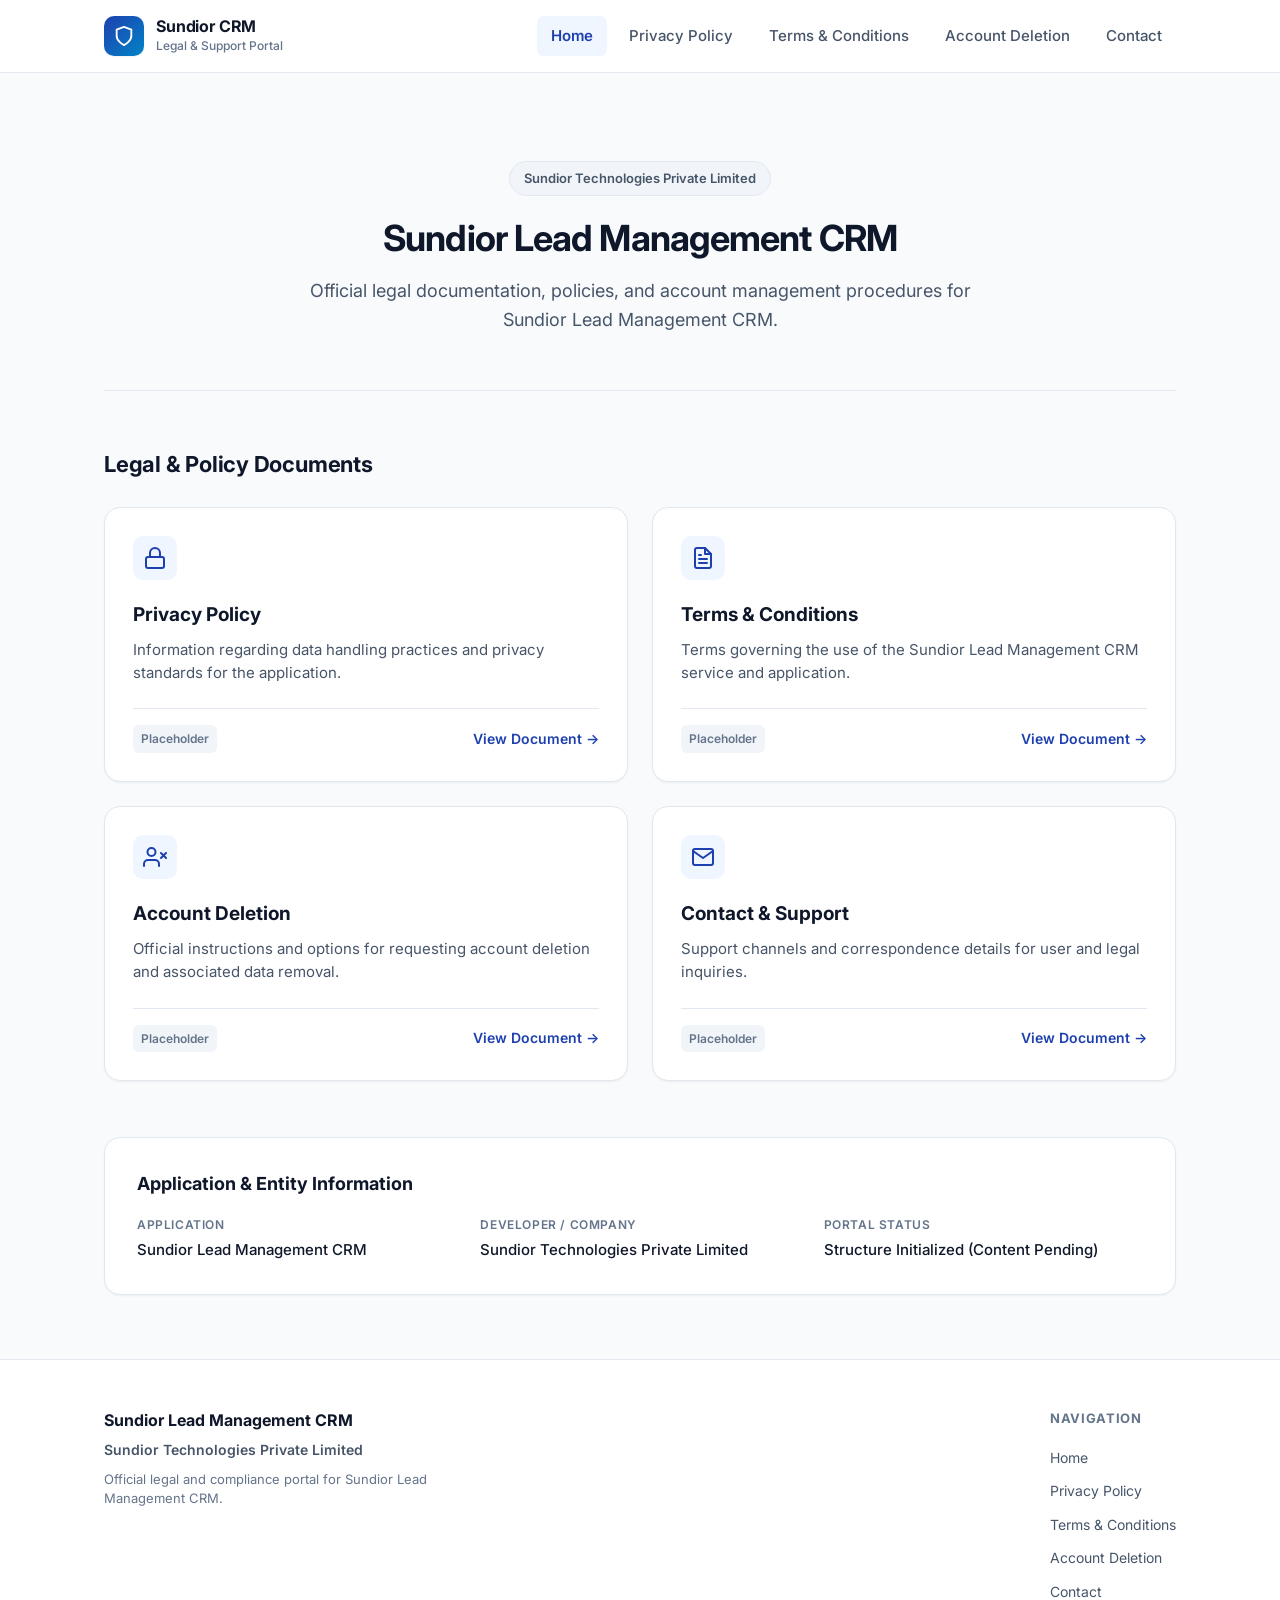
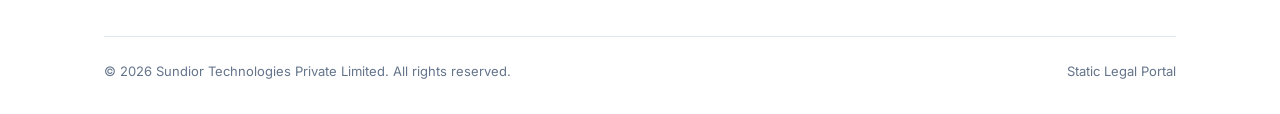
<file: index.html>
<!DOCTYPE html>
<html lang="en">
<head>
  <meta charset="UTF-8">
  <meta name="viewport" content="width=device-width, initial-scale=1.0">
  <title>Sundior Lead Management CRM - Legal &amp; Support Portal</title>
  <meta name="description" content="Official legal documentation, privacy policy, terms and conditions, and account support for Sundior Lead Management CRM by Sundior Technologies Private Limited.">
  <link rel="stylesheet" href="assets/css/style.css">
</head>
<body>
  <!-- Skip link for keyboard accessibility -->
  <a href="#main-content" class="skip-link">Skip to main content</a>

  <!-- Header & Navigation -->
  <header class="site-header">
    <div class="container nav-container">
      <a href="./" class="brand-wrapper" aria-label="Sundior Lead Management CRM Legal Home">
        <span class="brand-logo" aria-hidden="true">
          <svg viewBox="0 0 24 24" fill="none" stroke="currentColor" stroke-width="2" stroke-linecap="round" stroke-linejoin="round">
            <path d="M12 22s8-4 8-10V5l-8-3-8 3v7c0 6 8 10 8 10z"/>
          </svg>
        </span>
        <div class="brand-text">
          <span class="brand-title">Sundior CRM</span>
          <span class="brand-subtitle">Legal &amp; Support Portal</span>
        </div>
      </a>

      <!-- Mobile navigation toggle -->
      <input type="checkbox" id="nav-toggle" class="nav-toggle" aria-label="Toggle navigation menu">
      <label for="nav-toggle" class="nav-toggle-label" aria-hidden="true">
        <svg viewBox="0 0 24 24" fill="none" stroke="currentColor" stroke-width="2" stroke-linecap="round" stroke-linejoin="round">
          <line x1="3" y1="12" x2="21" y2="12"></line>
          <line x1="3" y1="6" x2="21" y2="6"></line>
          <line x1="3" y1="18" x2="21" y2="18"></line>
        </svg>
      </label>

      <nav class="site-nav" aria-label="Main Navigation">
        <ul class="nav-list">
          <li><a href="./" class="nav-link active" aria-current="page">Home</a></li>
          <li><a href="privacy-policy/" class="nav-link">Privacy Policy</a></li>
          <li><a href="terms-and-conditions/" class="nav-link">Terms &amp; Conditions</a></li>
          <li><a href="delete-account/" class="nav-link">Account Deletion</a></li>
          <li><a href="contact/" class="nav-link">Contact</a></li>
        </ul>
      </nav>
    </div>
  </header>

  <!-- Main Content -->
  <main id="main-content" class="main-content">
    <div class="container">

      <!-- Hero Section -->
      <section class="hero-section">
        <span class="company-badge">Sundior Technologies Private Limited</span>
        <h1 class="hero-title">Sundior Lead Management CRM</h1>
        <p class="hero-description">
          Official legal documentation, policies, and account management procedures for Sundior Lead Management CRM.
        </p>
      </section>

      <!-- Legal Documents Grid -->
      <section aria-labelledby="documents-heading">
        <h2 id="documents-heading" class="section-heading">Legal &amp; Policy Documents</h2>
        <div class="cards-grid">

          <!-- Privacy Policy Card -->
          <a href="privacy-policy/" class="doc-card">
            <div class="card-icon" aria-hidden="true">
              <svg viewBox="0 0 24 24" fill="none" stroke="currentColor" stroke-width="2" stroke-linecap="round" stroke-linejoin="round">
                <rect x="3" y="11" width="18" height="11" rx="2" ry="2"></rect>
                <path d="M7 11V7a5 5 0 0 1 10 0v4"></path>
              </svg>
            </div>
            <h3 class="card-title">Privacy Policy</h3>
            <p class="card-desc">Information regarding data handling practices and privacy standards for the application.</p>
            <div class="card-footer">
              <span class="card-status">Placeholder</span>
              <span class="card-link-text">View Document &rarr;</span>
            </div>
          </a>

          <!-- Terms & Conditions Card -->
          <a href="terms-and-conditions/" class="doc-card">
            <div class="card-icon" aria-hidden="true">
              <svg viewBox="0 0 24 24" fill="none" stroke="currentColor" stroke-width="2" stroke-linecap="round" stroke-linejoin="round">
                <path d="M14 2H6a2 2 0 0 0-2 2v16a2 2 0 0 0 2 2h12a2 2 0 0 0 2-2V8z"></path>
                <polyline points="14 2 14 8 20 8"></polyline>
                <line x1="16" y1="13" x2="8" y2="13"></line>
                <line x1="16" y1="17" x2="8" y2="17"></line>
                <polyline points="10 9 9 9 8 9"></polyline>
              </svg>
            </div>
            <h3 class="card-title">Terms &amp; Conditions</h3>
            <p class="card-desc">Terms governing the use of the Sundior Lead Management CRM service and application.</p>
            <div class="card-footer">
              <span class="card-status">Placeholder</span>
              <span class="card-link-text">View Document &rarr;</span>
            </div>
          </a>

          <!-- Account Deletion Card -->
          <a href="delete-account/" class="doc-card">
            <div class="card-icon" aria-hidden="true">
              <svg viewBox="0 0 24 24" fill="none" stroke="currentColor" stroke-width="2" stroke-linecap="round" stroke-linejoin="round">
                <path d="M16 21v-2a4 4 0 0 0-4-4H5a4 4 0 0 0-4 4v2"></path>
                <circle cx="8.5" cy="7" r="4"></circle>
                <line x1="18" y1="8" x2="23" y2="13"></line>
                <line x1="23" y1="8" x2="18" y2="13"></line>
              </svg>
            </div>
            <h3 class="card-title">Account Deletion</h3>
            <p class="card-desc">Official instructions and options for requesting account deletion and associated data removal.</p>
            <div class="card-footer">
              <span class="card-status">Placeholder</span>
              <span class="card-link-text">View Document &rarr;</span>
            </div>
          </a>

          <!-- Contact Card -->
          <a href="contact/" class="doc-card">
            <div class="card-icon" aria-hidden="true">
              <svg viewBox="0 0 24 24" fill="none" stroke="currentColor" stroke-width="2" stroke-linecap="round" stroke-linejoin="round">
                <path d="M4 4h16c1.1 0 2 .9 2 2v12c0 1.1-.9 2-2 2H4c-1.1 0-2-.9-2-2V6c0-1.1.9-2 2-2z"></path>
                <polyline points="22,6 12,13 2,6"></polyline>
              </svg>
            </div>
            <h3 class="card-title">Contact &amp; Support</h3>
            <p class="card-desc">Support channels and correspondence details for user and legal inquiries.</p>
            <div class="card-footer">
              <span class="card-status">Placeholder</span>
              <span class="card-link-text">View Document &rarr;</span>
            </div>
          </a>

        </div>
      </section>

      <!-- Entity & Application Information -->
      <section class="info-box" aria-labelledby="portal-info-heading">
        <div class="info-box-header">
          <h2 id="portal-info-heading" class="info-box-title">Application &amp; Entity Information</h2>
        </div>
        <div class="info-grid">
          <div class="info-item">
            <span class="info-label">Application</span>
            <span class="info-value">Sundior Lead Management CRM</span>
          </div>
          <div class="info-item">
            <span class="info-label">Developer / Company</span>
            <span class="info-value">Sundior Technologies Private Limited</span>
          </div>
          <div class="info-item">
            <span class="info-label">Portal Status</span>
            <span class="info-value">Structure Initialized (Content Pending)</span>
          </div>
        </div>
      </section>

    </div>
  </main>

  <!-- Site Footer -->
  <footer class="site-footer">
    <div class="container">
      <div class="footer-top">
        <div class="footer-brand">
          <div class="footer-brand-title">Sundior Lead Management CRM</div>
          <div class="footer-company-name">Sundior Technologies Private Limited</div>
          <p class="footer-brand-desc">
            Official legal and compliance portal for Sundior Lead Management CRM.
          </p>
        </div>
        <nav class="footer-nav" aria-label="Footer Navigation">
          <span class="footer-nav-title">Navigation</span>
          <ul class="footer-nav-list">
            <li><a href="./" class="footer-nav-link">Home</a></li>
            <li><a href="privacy-policy/" class="footer-nav-link">Privacy Policy</a></li>
            <li><a href="terms-and-conditions/" class="footer-nav-link">Terms &amp; Conditions</a></li>
            <li><a href="delete-account/" class="footer-nav-link">Account Deletion</a></li>
            <li><a href="contact/" class="footer-nav-link">Contact</a></li>
          </ul>
        </nav>
      </div>
      <div class="footer-bottom">
        <p>&copy; 2026 Sundior Technologies Private Limited. All rights reserved.</p>
        <p>Static Legal Portal</p>
      </div>
    </div>
  </footer>
</body>
</html>
</file>
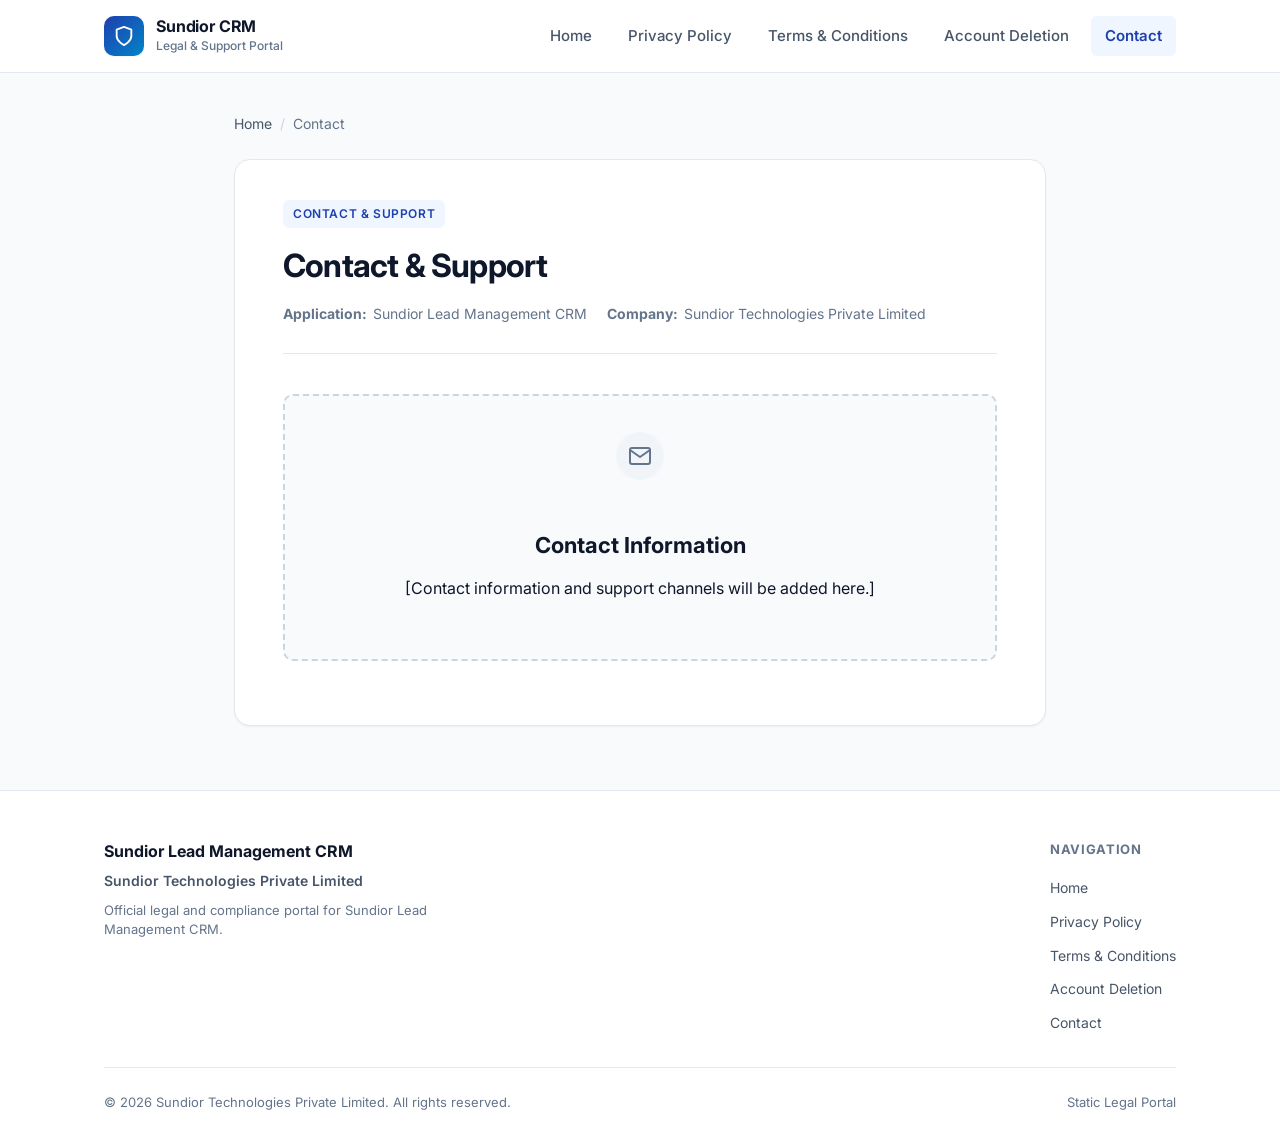
<file: contact/index.html>
<!DOCTYPE html>
<html lang="en">
<head>
  <meta charset="UTF-8">
  <meta name="viewport" content="width=device-width, initial-scale=1.0">
  <title>Contact &amp; Support - Sundior Lead Management CRM</title>
  <meta name="description" content="Official Contact and Support information placeholder for Sundior Lead Management CRM by Sundior Technologies Private Limited.">
  <link rel="stylesheet" href="../assets/css/style.css">
</head>
<body>
  <!-- Skip link for keyboard accessibility -->
  <a href="#main-content" class="skip-link">Skip to main content</a>

  <!-- Header & Navigation -->
  <header class="site-header">
    <div class="container nav-container">
      <a href="../" class="brand-wrapper" aria-label="Sundior Lead Management CRM Legal Home">
        <span class="brand-logo" aria-hidden="true">
          <svg viewBox="0 0 24 24" fill="none" stroke="currentColor" stroke-width="2" stroke-linecap="round" stroke-linejoin="round">
            <path d="M12 22s8-4 8-10V5l-8-3-8 3v7c0 6 8 10 8 10z"/>
          </svg>
        </span>
        <div class="brand-text">
          <span class="brand-title">Sundior CRM</span>
          <span class="brand-subtitle">Legal &amp; Support Portal</span>
        </div>
      </a>

      <!-- Mobile navigation toggle -->
      <input type="checkbox" id="nav-toggle" class="nav-toggle" aria-label="Toggle navigation menu">
      <label for="nav-toggle" class="nav-toggle-label" aria-hidden="true">
        <svg viewBox="0 0 24 24" fill="none" stroke="currentColor" stroke-width="2" stroke-linecap="round" stroke-linejoin="round">
          <line x1="3" y1="12" x2="21" y2="12"></line>
          <line x1="3" y1="6" x2="21" y2="6"></line>
          <line x1="3" y1="18" x2="21" y2="18"></line>
        </svg>
      </label>

      <nav class="site-nav" aria-label="Main Navigation">
        <ul class="nav-list">
          <li><a href="../" class="nav-link">Home</a></li>
          <li><a href="../privacy-policy/" class="nav-link">Privacy Policy</a></li>
          <li><a href="../terms-and-conditions/" class="nav-link">Terms &amp; Conditions</a></li>
          <li><a href="../delete-account/" class="nav-link">Account Deletion</a></li>
          <li><a href="../contact/" class="nav-link active" aria-current="page">Contact</a></li>
        </ul>
      </nav>
    </div>
  </header>

  <!-- Main Content -->
  <main id="main-content" class="main-content">
    <div class="container-narrow">

      <!-- Breadcrumbs -->
      <nav class="breadcrumb-nav" aria-label="Breadcrumb">
        <ol class="breadcrumb-list">
          <li><a href="../">Home</a></li>
          <li class="breadcrumb-separator" aria-hidden="true">&sol;</li>
          <li aria-current="page">Contact</li>
        </ol>
      </nav>

      <!-- Document Article -->
      <article class="doc-article">
        <header class="doc-header">
          <span class="doc-tag">Contact &amp; Support</span>
          <h1 class="doc-title">Contact &amp; Support</h1>
          <div class="doc-meta">
            <span class="doc-meta-item"><strong>Application:</strong> Sundior Lead Management CRM</span>
            <span class="doc-meta-item"><strong>Company:</strong> Sundior Technologies Private Limited</span>
          </div>
        </header>

        <div class="doc-content">
          <!-- CONTENT WILL BE PROVIDED LATER -->
          <div class="placeholder-callout">
            <div class="placeholder-icon" aria-hidden="true">
              <svg viewBox="0 0 24 24" fill="none" stroke="currentColor" stroke-width="2" stroke-linecap="round" stroke-linejoin="round">
                <path d="M4 4h16c1.1 0 2 .9 2 2v12c0 1.1-.9 2-2 2H4c-1.1 0-2-.9-2-2V6c0-1.1.9-2 2-2z"></path>
                <polyline points="22,6 12,13 2,6"></polyline>
              </svg>
            </div>
            <h2 class="placeholder-title">Contact Information</h2>
            <p class="placeholder-text">[Contact information and support channels will be added here.]</p>
          </div>
          <!-- CONTENT WILL BE PROVIDED LATER -->
        </div>
      </article>

    </div>
  </main>

  <!-- Site Footer -->
  <footer class="site-footer">
    <div class="container">
      <div class="footer-top">
        <div class="footer-brand">
          <div class="footer-brand-title">Sundior Lead Management CRM</div>
          <div class="footer-company-name">Sundior Technologies Private Limited</div>
          <p class="footer-brand-desc">
            Official legal and compliance portal for Sundior Lead Management CRM.
          </p>
        </div>
        <nav class="footer-nav" aria-label="Footer Navigation">
          <span class="footer-nav-title">Navigation</span>
          <ul class="footer-nav-list">
            <li><a href="../" class="footer-nav-link">Home</a></li>
            <li><a href="../privacy-policy/" class="footer-nav-link">Privacy Policy</a></li>
            <li><a href="../terms-and-conditions/" class="footer-nav-link">Terms &amp; Conditions</a></li>
            <li><a href="../delete-account/" class="footer-nav-link">Account Deletion</a></li>
            <li><a href="../contact/" class="footer-nav-link">Contact</a></li>
          </ul>
        </nav>
      </div>
      <div class="footer-bottom">
        <p>&copy; 2026 Sundior Technologies Private Limited. All rights reserved.</p>
        <p>Static Legal Portal</p>
      </div>
    </div>
  </footer>
</body>
</html>
</file>
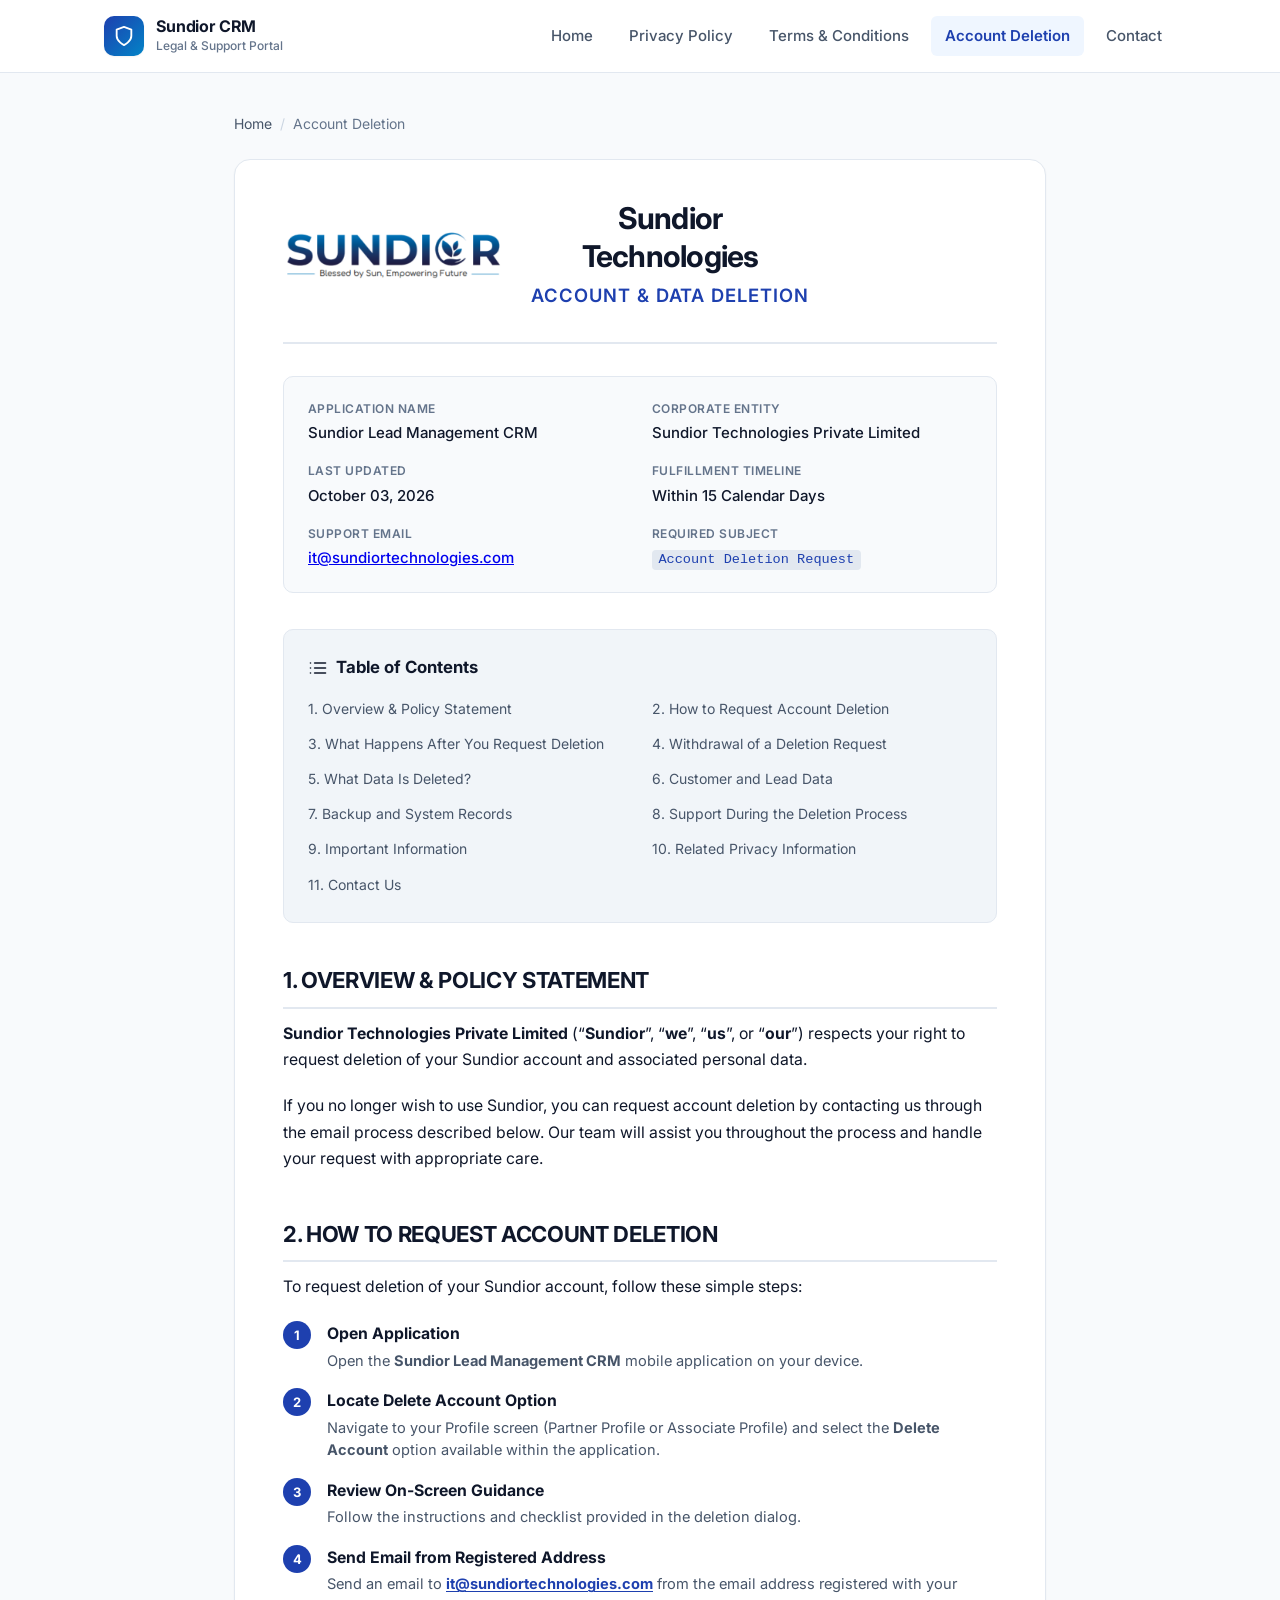
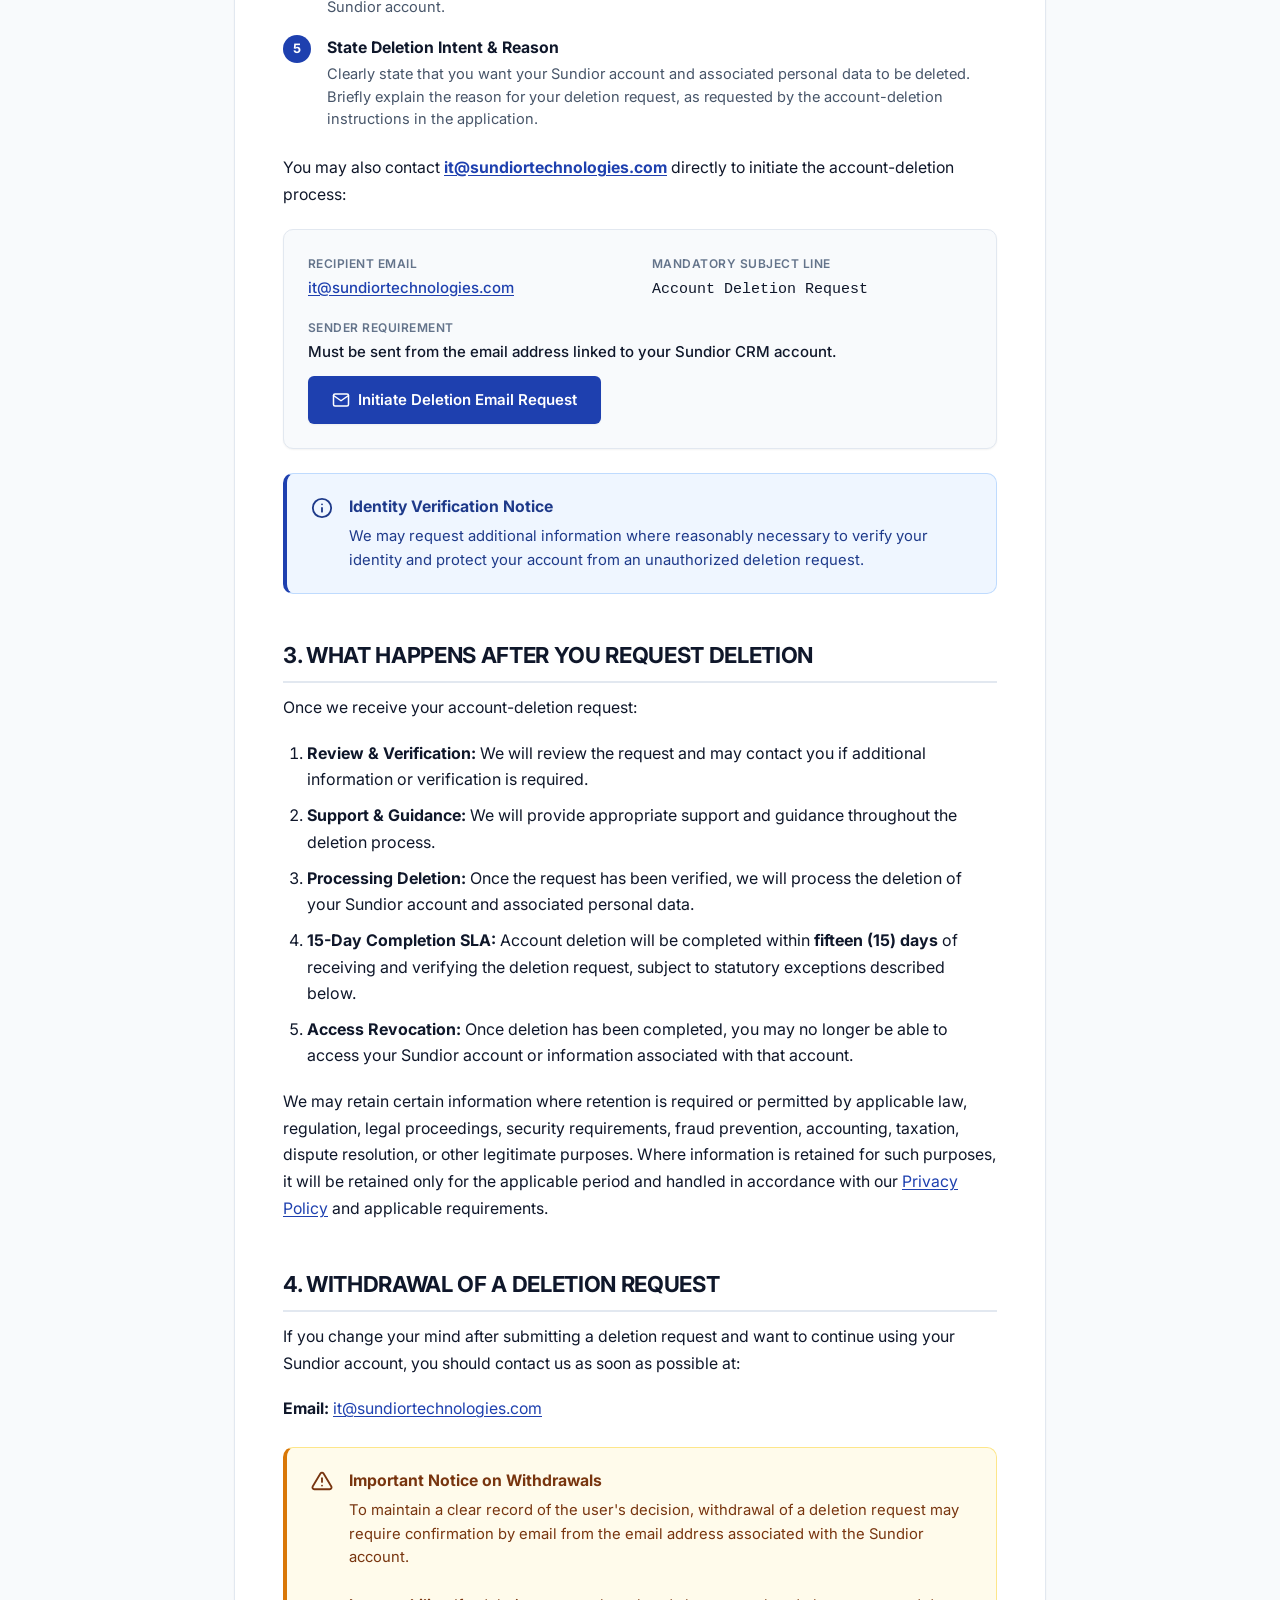
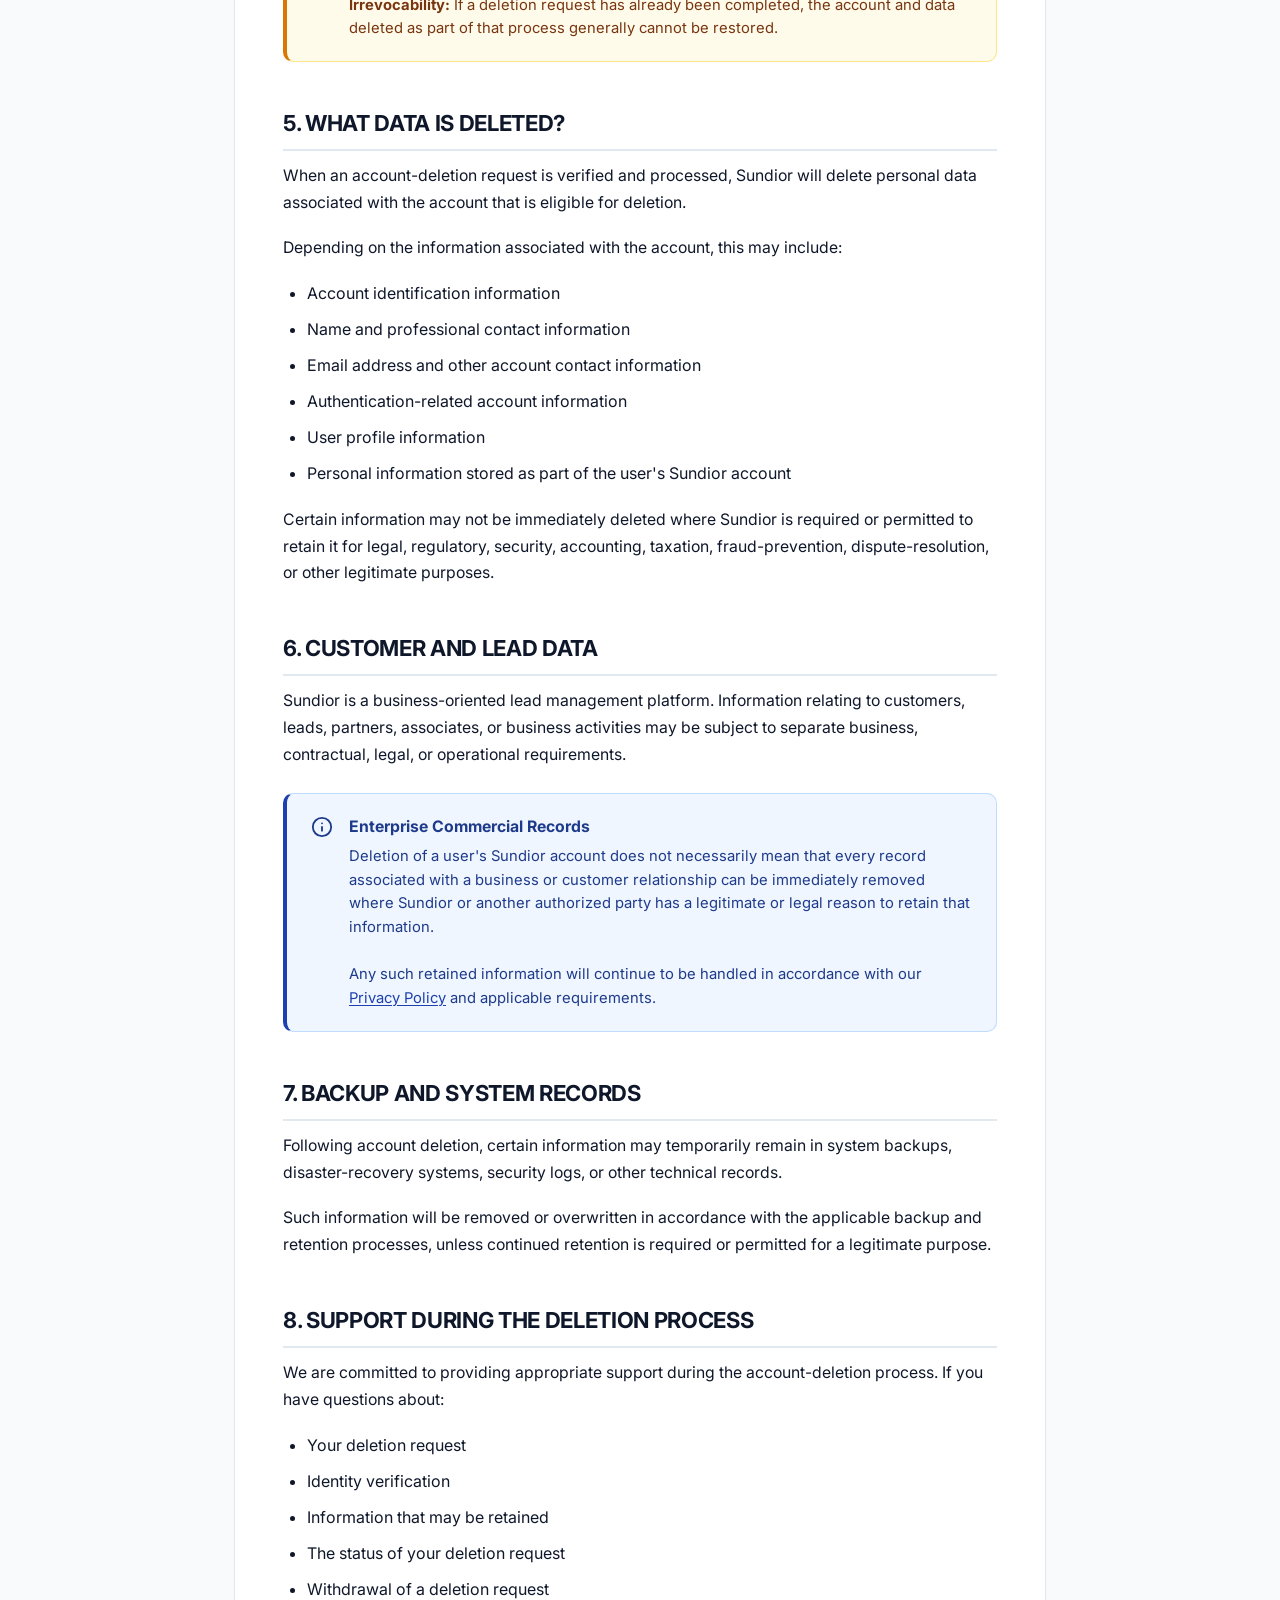
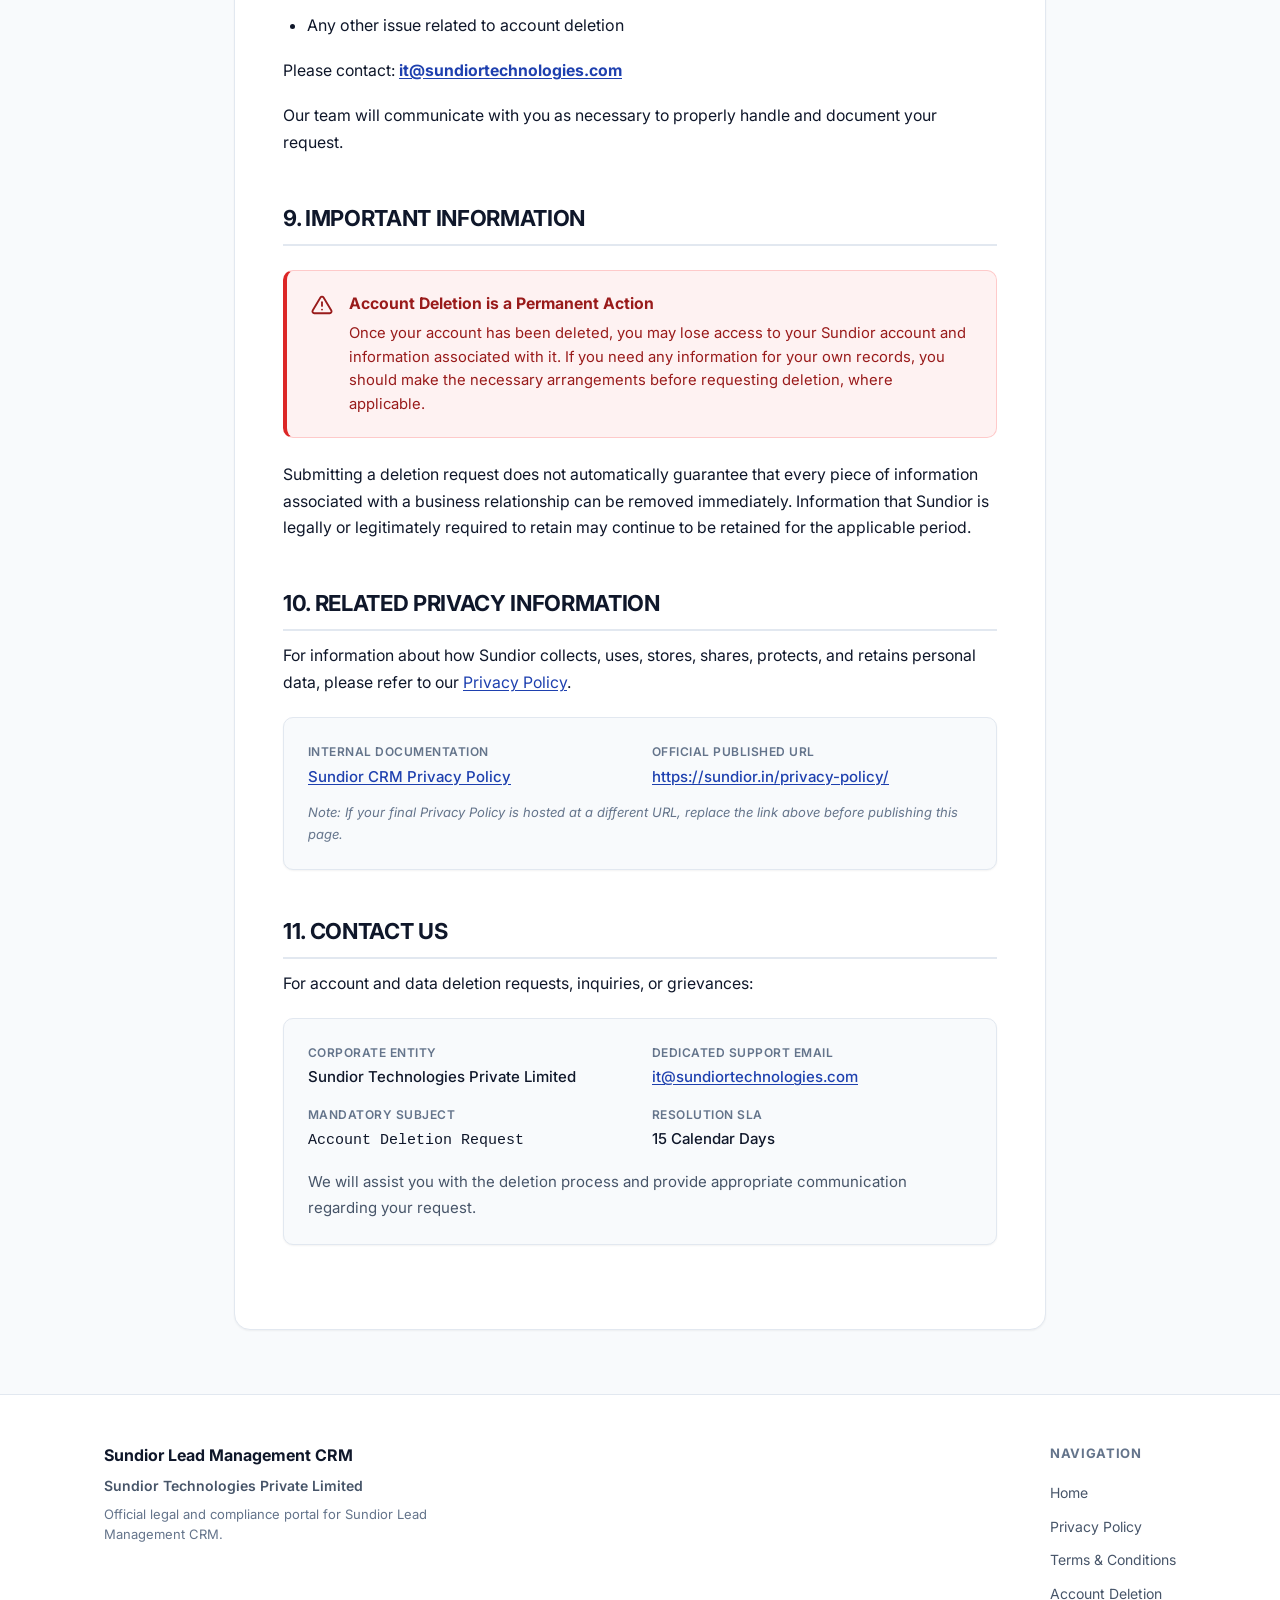
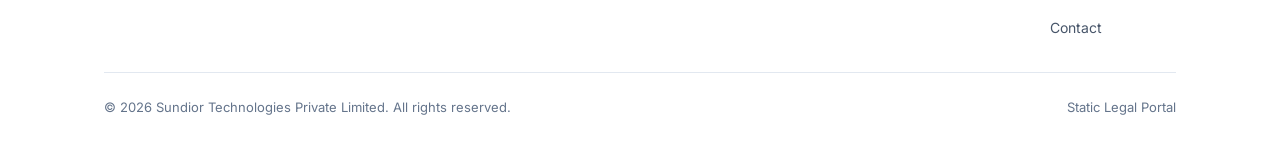
<file: delete-account/index.html>
<!DOCTYPE html>
<html lang="en">
<head>
  <meta charset="UTF-8">
  <meta name="viewport" content="width=device-width, initial-scale=1.0">
  <title>Account &amp; Data Deletion - Sundior Technologies | Sundior CRM</title>
  <meta name="description" content="Official Account and Data Deletion instructions for Sundior Lead Management CRM by Sundior Technologies Private Limited. Compliant with Google Play Store User Data policies.">
  <link rel="stylesheet" href="../assets/css/style.css">
</head>
<body>
  <!-- Skip link for keyboard accessibility -->
  <a href="#main-content" class="skip-link">Skip to main content</a>

  <!-- Header & Navigation -->
  <header class="site-header">
    <div class="container nav-container">
      <a href="../" class="brand-wrapper" aria-label="Sundior Lead Management CRM Legal Home">
        <span class="brand-logo" aria-hidden="true">
          <svg viewBox="0 0 24 24" fill="none" stroke="currentColor" stroke-width="2" stroke-linecap="round" stroke-linejoin="round">
            <path d="M12 22s8-4 8-10V5l-8-3-8 3v7c0 6 8 10 8 10z"/>
          </svg>
        </span>
        <div class="brand-text">
          <span class="brand-title">Sundior CRM</span>
          <span class="brand-subtitle">Legal &amp; Support Portal</span>
        </div>
      </a>

      <!-- Mobile navigation toggle -->
      <input type="checkbox" id="nav-toggle" class="nav-toggle" aria-label="Toggle navigation menu">
      <label for="nav-toggle" class="nav-toggle-label" aria-hidden="true">
        <svg viewBox="0 0 24 24" fill="none" stroke="currentColor" stroke-width="2" stroke-linecap="round" stroke-linejoin="round">
          <line x1="3" y1="12" x2="21" y2="12"></line>
          <line x1="3" y1="6" x2="21" y2="6"></line>
          <line x1="3" y1="18" x2="21" y2="18"></line>
        </svg>
      </label>

      <nav class="site-nav" aria-label="Main Navigation">
        <ul class="nav-list">
          <li><a href="../" class="nav-link">Home</a></li>
          <li><a href="../privacy-policy/" class="nav-link">Privacy Policy</a></li>
          <li><a href="../terms-and-conditions/" class="nav-link">Terms &amp; Conditions</a></li>
          <li><a href="../delete-account/" class="nav-link active" aria-current="page">Account Deletion</a></li>
          <li><a href="../contact/" class="nav-link">Contact</a></li>
        </ul>
      </nav>
    </div>
  </header>

  <!-- Main Content -->
  <main id="main-content" class="main-content">
    <div class="container-narrow">

      <!-- Breadcrumbs -->
      <nav class="breadcrumb-nav" aria-label="Breadcrumb">
        <ol class="breadcrumb-list">
          <li><a href="../">Home</a></li>
          <li class="breadcrumb-separator" aria-hidden="true">&sol;</li>
          <li aria-current="page">Account Deletion</li>
        </ol>
      </nav>

      <!-- Document Article -->
      <article class="doc-article">

        <!-- Header Banner: Logo on Left, Centered Company & Document Titles -->
        <header class="policy-header-banner">
          <div class="banner-logo-container">
            <a href="../" aria-label="Sundior Technologies Home">
              <img src="../assets/images/logo.png" alt="Sundior Technologies Logo" class="policy-top-logo" onerror="this.onerror=null;this.src='../images/logo.png';">
            </a>
          </div>
          <div class="banner-title-container">
            <h1 class="policy-company-heading">Sundior Technologies</h1>
            <p class="policy-subheading">Account &amp; Data Deletion</p>
          </div>
          <div class="banner-right-spacer" aria-hidden="true"></div>
        </header>

        <!-- Document Metadata Card Grid -->
        <div class="doc-meta-card">
          <div class="meta-grid">
            <div class="meta-item">
              <span class="meta-label">Application Name</span>
              <span class="meta-val">Sundior Lead Management CRM</span>
            </div>
            <div class="meta-item">
              <span class="meta-label">Corporate Entity</span>
              <span class="meta-val">Sundior Technologies Private Limited</span>
            </div>
            <div class="meta-item">
              <span class="meta-label">Last Updated</span>
              <span class="meta-val">October 03, 2026</span>
            </div>
            <div class="meta-item">
              <span class="meta-label">Fulfillment Timeline</span>
              <span class="meta-val">Within 15 Calendar Days</span>
            </div>
            <div class="meta-item">
              <span class="meta-label">Support Email</span>
              <span class="meta-val"><a href="mailto:it@sundiortechnologies.com?subject=Account%20Deletion%20Request">it@sundiortechnologies.com</a></span>
            </div>
            <div class="meta-item">
              <span class="meta-label">Required Subject</span>
              <span class="meta-val"><code>Account Deletion Request</code></span>
            </div>
          </div>
        </div>

        <!-- Table of Contents Quick Navigation -->
        <nav class="doc-toc" aria-label="Table of Contents">
          <div class="doc-toc-title">
            <svg width="20" height="20" viewBox="0 0 24 24" fill="none" stroke="currentColor" stroke-width="2" stroke-linecap="round" stroke-linejoin="round" aria-hidden="true">
              <line x1="8" y1="6" x2="21" y2="6"></line>
              <line x1="8" y1="12" x2="21" y2="12"></line>
              <line x1="8" y1="18" x2="21" y2="18"></line>
              <line x1="3" y1="6" x2="3.01" y2="6"></line>
              <line x1="3" y1="12" x2="3.01" y2="12"></line>
              <line x1="3" y1="18" x2="3.01" y2="18"></line>
            </svg>
            Table of Contents
          </div>
          <ol class="doc-toc-list">
            <li><a href="#section-1" class="doc-toc-link">1. Overview &amp; Policy Statement</a></li>
            <li><a href="#section-2" class="doc-toc-link">2. How to Request Account Deletion</a></li>
            <li><a href="#section-3" class="doc-toc-link">3. What Happens After You Request Deletion</a></li>
            <li><a href="#section-4" class="doc-toc-link">4. Withdrawal of a Deletion Request</a></li>
            <li><a href="#section-5" class="doc-toc-link">5. What Data Is Deleted?</a></li>
            <li><a href="#section-6" class="doc-toc-link">6. Customer and Lead Data</a></li>
            <li><a href="#section-7" class="doc-toc-link">7. Backup and System Records</a></li>
            <li><a href="#section-8" class="doc-toc-link">8. Support During the Deletion Process</a></li>
            <li><a href="#section-9" class="doc-toc-link">9. Important Information</a></li>
            <li><a href="#section-10" class="doc-toc-link">10. Related Privacy Information</a></li>
            <li><a href="#section-11" class="doc-toc-link">11. Contact Us</a></li>
          </ol>
        </nav>

        <div class="doc-content">

          <!-- Section 1 -->
          <section id="section-1" class="doc-section">
            <h2 class="doc-section-title">1. OVERVIEW &amp; POLICY STATEMENT</h2>
            <p>
              <strong>Sundior Technologies Private Limited</strong> (&ldquo;<strong>Sundior</strong>&rdquo;, &ldquo;<strong>we</strong>&rdquo;, &ldquo;<strong>us</strong>&rdquo;, or &ldquo;<strong>our</strong>&rdquo;) respects your right to request deletion of your Sundior account and associated personal data.
            </p>
            <p>
              If you no longer wish to use Sundior, you can request account deletion by contacting us through the email process described below. Our team will assist you throughout the process and handle your request with appropriate care.
            </p>
          </section>

          <!-- Section 2 -->
          <section id="section-2" class="doc-section">
            <h2 class="doc-section-title">2. HOW TO REQUEST ACCOUNT DELETION</h2>
            <p>To request deletion of your Sundior account, follow these simple steps:</p>

            <div class="steps-timeline">
              <div class="step-item">
                <div class="step-num">1</div>
                <div class="step-content">
                  <div class="step-heading">Open Application</div>
                  <div class="step-text">Open the <strong>Sundior Lead Management CRM</strong> mobile application on your device.</div>
                </div>
              </div>
              <div class="step-item">
                <div class="step-num">2</div>
                <div class="step-content">
                  <div class="step-heading">Locate Delete Account Option</div>
                  <div class="step-text">Navigate to your Profile screen (Partner Profile or Associate Profile) and select the <strong>Delete Account</strong> option available within the application.</div>
                </div>
              </div>
              <div class="step-item">
                <div class="step-num">3</div>
                <div class="step-content">
                  <div class="step-heading">Review On-Screen Guidance</div>
                  <div class="step-text">Follow the instructions and checklist provided in the deletion dialog.</div>
                </div>
              </div>
              <div class="step-item">
                <div class="step-num">4</div>
                <div class="step-content">
                  <div class="step-heading">Send Email from Registered Address</div>
                  <div class="step-text">Send an email to <a href="mailto:it@sundiortechnologies.com?subject=Account%20Deletion%20Request"><strong>it@sundiortechnologies.com</strong></a> from the email address registered with your Sundior account.</div>
                </div>
              </div>
              <div class="step-item">
                <div class="step-num">5</div>
                <div class="step-content">
                  <div class="step-heading">State Deletion Intent &amp; Reason</div>
                  <div class="step-text">Clearly state that you want your Sundior account and associated personal data to be deleted. Briefly explain the reason for your deletion request, as requested by the account-deletion instructions in the application.</div>
                </div>
              </div>
            </div>

            <p style="margin-top: 1.5rem;">
              You may also contact <a href="mailto:it@sundiortechnologies.com?subject=Account%20Deletion%20Request"><strong>it@sundiortechnologies.com</strong></a> directly to initiate the account-deletion process:
            </p>

            <div class="contact-highlight-card" style="margin-bottom: 1.5rem;">
              <div class="contact-card-grid">
                <div class="contact-card-item">
                  <span class="contact-card-label">Recipient Email</span>
                  <span class="contact-card-val"><a href="mailto:it@sundiortechnologies.com?subject=Account%20Deletion%20Request">it@sundiortechnologies.com</a></span>
                </div>
                <div class="contact-card-item">
                  <span class="contact-card-label">Mandatory Subject Line</span>
                  <span class="contact-card-val"><code>Account Deletion Request</code></span>
                </div>
                <div class="contact-card-item" style="grid-column: 1 / -1;">
                  <span class="contact-card-label">Sender Requirement</span>
                  <span class="contact-card-val">Must be sent from the email address linked to your Sundior CRM account.</span>
                </div>
              </div>
              <a href="mailto:it@sundiortechnologies.com?subject=Account%20Deletion%20Request" class="action-btn">
                <svg viewBox="0 0 24 24" fill="none" stroke="currentColor" stroke-width="2" stroke-linecap="round" stroke-linejoin="round" aria-hidden="true">
                  <path d="M4 4h16c1.1 0 2 .9 2 2v12c0 1.1-.9 2-2 2H4c-1.1 0-2-.9-2-2V6c0-1.1.9-2 2-2z"></path>
                  <polyline points="22,6 12,13 2,6"></polyline>
                </svg>
                Initiate Deletion Email Request
              </a>
            </div>

            <div class="callout-alert callout-important">
              <div class="callout-icon" aria-hidden="true">
                <svg viewBox="0 0 24 24" fill="none" stroke="currentColor" stroke-width="2" stroke-linecap="round" stroke-linejoin="round">
                  <circle cx="12" cy="12" r="10"></circle>
                  <line x1="12" y1="16" x2="12" y2="12"></line>
                  <line x1="12" y1="8" x2="12.01" y2="8"></line>
                </svg>
              </div>
              <div>
                <div class="callout-alert-title">Identity Verification Notice</div>
                <div class="callout-alert-text">
                  We may request additional information where reasonably necessary to verify your identity and protect your account from an unauthorized deletion request.
                </div>
              </div>
            </div>
          </section>

          <!-- Section 3 -->
          <section id="section-3" class="doc-section">
            <h2 class="doc-section-title">3. WHAT HAPPENS AFTER YOU REQUEST DELETION</h2>
            <p>Once we receive your account-deletion request:</p>
            <ol>
              <li><strong>Review &amp; Verification:</strong> We will review the request and may contact you if additional information or verification is required.</li>
              <li><strong>Support &amp; Guidance:</strong> We will provide appropriate support and guidance throughout the deletion process.</li>
              <li><strong>Processing Deletion:</strong> Once the request has been verified, we will process the deletion of your Sundior account and associated personal data.</li>
              <li><strong>15-Day Completion SLA:</strong> Account deletion will be completed within <strong>fifteen (15) days</strong> of receiving and verifying the deletion request, subject to statutory exceptions described below.</li>
              <li><strong>Access Revocation:</strong> Once deletion has been completed, you may no longer be able to access your Sundior account or information associated with that account.</li>
            </ol>
            <p>
              We may retain certain information where retention is required or permitted by applicable law, regulation, legal proceedings, security requirements, fraud prevention, accounting, taxation, dispute resolution, or other legitimate purposes. Where information is retained for such purposes, it will be retained only for the applicable period and handled in accordance with our <a href="../privacy-policy/">Privacy Policy</a> and applicable requirements.
            </p>
          </section>

          <!-- Section 4 -->
          <section id="section-4" class="doc-section">
            <h2 class="doc-section-title">4. WITHDRAWAL OF A DELETION REQUEST</h2>
            <p>
              If you change your mind after submitting a deletion request and want to continue using your Sundior account, you should contact us as soon as possible at:
            </p>
            <p>
              <strong>Email:</strong> <a href="mailto:it@sundiortechnologies.com?subject=Withdrawal%20of%20Account%20Deletion%20Request">it@sundiortechnologies.com</a>
            </p>
            <div class="callout-alert callout-warning">
              <div class="callout-icon" aria-hidden="true">
                <svg viewBox="0 0 24 24" fill="none" stroke="currentColor" stroke-width="2" stroke-linecap="round" stroke-linejoin="round">
                  <path d="M10.29 3.86L1.82 18a2 2 0 0 0 1.71 3h16.94a2 2 0 0 0 1.71-3L13.71 3.86a2 2 0 0 0-3.42 0z"></path>
                  <line x1="12" y1="9" x2="12" y2="13"></line>
                  <line x1="12" y1="17" x2="12.01" y2="17"></line>
                </svg>
              </div>
              <div>
                <div class="callout-alert-title">Important Notice on Withdrawals</div>
                <div class="callout-alert-text">
                  To maintain a clear record of the user's decision, withdrawal of a deletion request may require confirmation by email from the email address associated with the Sundior account.<br><br>
                  <strong>Irrevocability:</strong> If a deletion request has already been completed, the account and data deleted as part of that process generally cannot be restored.
                </div>
              </div>
            </div>
          </section>

          <!-- Section 5 -->
          <section id="section-5" class="doc-section">
            <h2 class="doc-section-title">5. WHAT DATA IS DELETED?</h2>
            <p>
              When an account-deletion request is verified and processed, Sundior will delete personal data associated with the account that is eligible for deletion.
            </p>
            <p>Depending on the information associated with the account, this may include:</p>
            <ul>
              <li>Account identification information</li>
              <li>Name and professional contact information</li>
              <li>Email address and other account contact information</li>
              <li>Authentication-related account information</li>
              <li>User profile information</li>
              <li>Personal information stored as part of the user's Sundior account</li>
            </ul>
            <p>
              Certain information may not be immediately deleted where Sundior is required or permitted to retain it for legal, regulatory, security, accounting, taxation, fraud-prevention, dispute-resolution, or other legitimate purposes.
            </p>
          </section>

          <!-- Section 6 -->
          <section id="section-6" class="doc-section">
            <h2 class="doc-section-title">6. CUSTOMER AND LEAD DATA</h2>
            <p>
              Sundior is a business-oriented lead management platform. Information relating to customers, leads, partners, associates, or business activities may be subject to separate business, contractual, legal, or operational requirements.
            </p>
            <div class="callout-alert callout-important">
              <div class="callout-icon" aria-hidden="true">
                <svg viewBox="0 0 24 24" fill="none" stroke="currentColor" stroke-width="2" stroke-linecap="round" stroke-linejoin="round">
                  <circle cx="12" cy="12" r="10"></circle>
                  <line x1="12" y1="16" x2="12" y2="12"></line>
                  <line x1="12" y1="8" x2="12.01" y2="8"></line>
                </svg>
              </div>
              <div>
                <div class="callout-alert-title">Enterprise Commercial Records</div>
                <div class="callout-alert-text">
                  Deletion of a user's Sundior account does not necessarily mean that every record associated with a business or customer relationship can be immediately removed where Sundior or another authorized party has a legitimate or legal reason to retain that information.<br><br>
                  Any such retained information will continue to be handled in accordance with our <a href="../privacy-policy/">Privacy Policy</a> and applicable requirements.
                </div>
              </div>
            </div>
          </section>

          <!-- Section 7 -->
          <section id="section-7" class="doc-section">
            <h2 class="doc-section-title">7. BACKUP AND SYSTEM RECORDS</h2>
            <p>
              Following account deletion, certain information may temporarily remain in system backups, disaster-recovery systems, security logs, or other technical records.
            </p>
            <p>
              Such information will be removed or overwritten in accordance with the applicable backup and retention processes, unless continued retention is required or permitted for a legitimate purpose.
            </p>
          </section>

          <!-- Section 8 -->
          <section id="section-8" class="doc-section">
            <h2 class="doc-section-title">8. SUPPORT DURING THE DELETION PROCESS</h2>
            <p>
              We are committed to providing appropriate support during the account-deletion process. If you have questions about:
            </p>
            <ul>
              <li>Your deletion request</li>
              <li>Identity verification</li>
              <li>Information that may be retained</li>
              <li>The status of your deletion request</li>
              <li>Withdrawal of a deletion request</li>
              <li>Any other issue related to account deletion</li>
            </ul>
            <p>
              Please contact: <a href="mailto:it@sundiortechnologies.com"><strong>it@sundiortechnologies.com</strong></a>
            </p>
            <p>
              Our team will communicate with you as necessary to properly handle and document your request.
            </p>
          </section>

          <!-- Section 9 -->
          <section id="section-9" class="doc-section">
            <h2 class="doc-section-title">9. IMPORTANT INFORMATION</h2>
            <div class="callout-alert callout-danger">
              <div class="callout-icon" aria-hidden="true">
                <svg viewBox="0 0 24 24" fill="none" stroke="currentColor" stroke-width="2" stroke-linecap="round" stroke-linejoin="round">
                  <path d="M10.29 3.86L1.82 18a2 2 0 0 0 1.71 3h16.94a2 2 0 0 0 1.71-3L13.71 3.86a2 2 0 0 0-3.42 0z"></path>
                  <line x1="12" y1="9" x2="12" y2="13"></line>
                  <line x1="12" y1="17" x2="12.01" y2="17"></line>
                </svg>
              </div>
              <div>
                <div class="callout-alert-title">Account Deletion is a Permanent Action</div>
                <div class="callout-alert-text">
                  Once your account has been deleted, you may lose access to your Sundior account and information associated with it. If you need any information for your own records, you should make the necessary arrangements before requesting deletion, where applicable.
                </div>
              </div>
            </div>
            <p>
              Submitting a deletion request does not automatically guarantee that every piece of information associated with a business relationship can be removed immediately. Information that Sundior is legally or legitimately required to retain may continue to be retained for the applicable period.
            </p>
          </section>

          <!-- Section 10 -->
          <section id="section-10" class="doc-section">
            <h2 class="doc-section-title">10. RELATED PRIVACY INFORMATION</h2>
            <p>
              For information about how Sundior collects, uses, stores, shares, protects, and retains personal data, please refer to our <a href="../privacy-policy/">Privacy Policy</a>.
            </p>
            <div class="contact-highlight-card">
              <div class="contact-card-grid">
                <div class="contact-card-item">
                  <span class="contact-card-label">Internal Documentation</span>
                  <span class="contact-card-val"><a href="../privacy-policy/">Sundior CRM Privacy Policy</a></span>
                </div>
                <div class="contact-card-item">
                  <span class="contact-card-label">Official Published URL</span>
                  <span class="contact-card-val"><a href="https://sundior.in/privacy-policy/" target="_blank" rel="noopener noreferrer">https://sundior.in/privacy-policy/</a></span>
                </div>
              </div>
              <p style="font-size: 0.8125rem; color: var(--color-text-muted); margin-top: 0.75rem; margin-bottom: 0;">
                <em>Note: If your final Privacy Policy is hosted at a different URL, replace the link above before publishing this page.</em>
              </p>
            </div>
          </section>

          <!-- Section 11 -->
          <section id="section-11" class="doc-section">
            <h2 class="doc-section-title">11. CONTACT US</h2>
            <p>For account and data deletion requests, inquiries, or grievances:</p>
            <div class="contact-highlight-card">
              <div class="contact-card-grid">
                <div class="contact-card-item">
                  <span class="contact-card-label">Corporate Entity</span>
                  <span class="contact-card-val">Sundior Technologies Private Limited</span>
                </div>
                <div class="contact-card-item">
                  <span class="contact-card-label">Dedicated Support Email</span>
                  <span class="contact-card-val"><a href="mailto:it@sundiortechnologies.com?subject=Account%20Deletion%20Request">it@sundiortechnologies.com</a></span>
                </div>
                <div class="contact-card-item">
                  <span class="contact-card-label">Mandatory Subject</span>
                  <span class="contact-card-val"><code>Account Deletion Request</code></span>
                </div>
                <div class="contact-card-item">
                  <span class="contact-card-label">Resolution SLA</span>
                  <span class="contact-card-val">15 Calendar Days</span>
                </div>
              </div>
              <p style="margin-top: 1rem; margin-bottom: 0; font-size: 0.9375rem; color: var(--color-text-secondary);">
                We will assist you with the deletion process and provide appropriate communication regarding your request.
              </p>
            </div>
          </section>

        </div>
      </article>

    </div>
  </main>

  <!-- Site Footer -->
  <footer class="site-footer">
    <div class="container">
      <div class="footer-top">
        <div class="footer-brand">
          <div class="footer-brand-title">Sundior Lead Management CRM</div>
          <div class="footer-company-name">Sundior Technologies Private Limited</div>
          <p class="footer-brand-desc">
            Official legal and compliance portal for Sundior Lead Management CRM.
          </p>
        </div>
        <nav class="footer-nav" aria-label="Footer Navigation">
          <span class="footer-nav-title">Navigation</span>
          <ul class="footer-nav-list">
            <li><a href="../" class="footer-nav-link">Home</a></li>
            <li><a href="../privacy-policy/" class="footer-nav-link">Privacy Policy</a></li>
            <li><a href="../terms-and-conditions/" class="footer-nav-link">Terms &amp; Conditions</a></li>
            <li><a href="../delete-account/" class="footer-nav-link">Account Deletion</a></li>
            <li><a href="../contact/" class="footer-nav-link">Contact</a></li>
          </ul>
        </nav>
      </div>
      <div class="footer-bottom">
        <p>&copy; 2026 Sundior Technologies Private Limited. All rights reserved.</p>
        <p>Static Legal Portal</p>
      </div>
    </div>
  </footer>
</body>
</html>
</file>
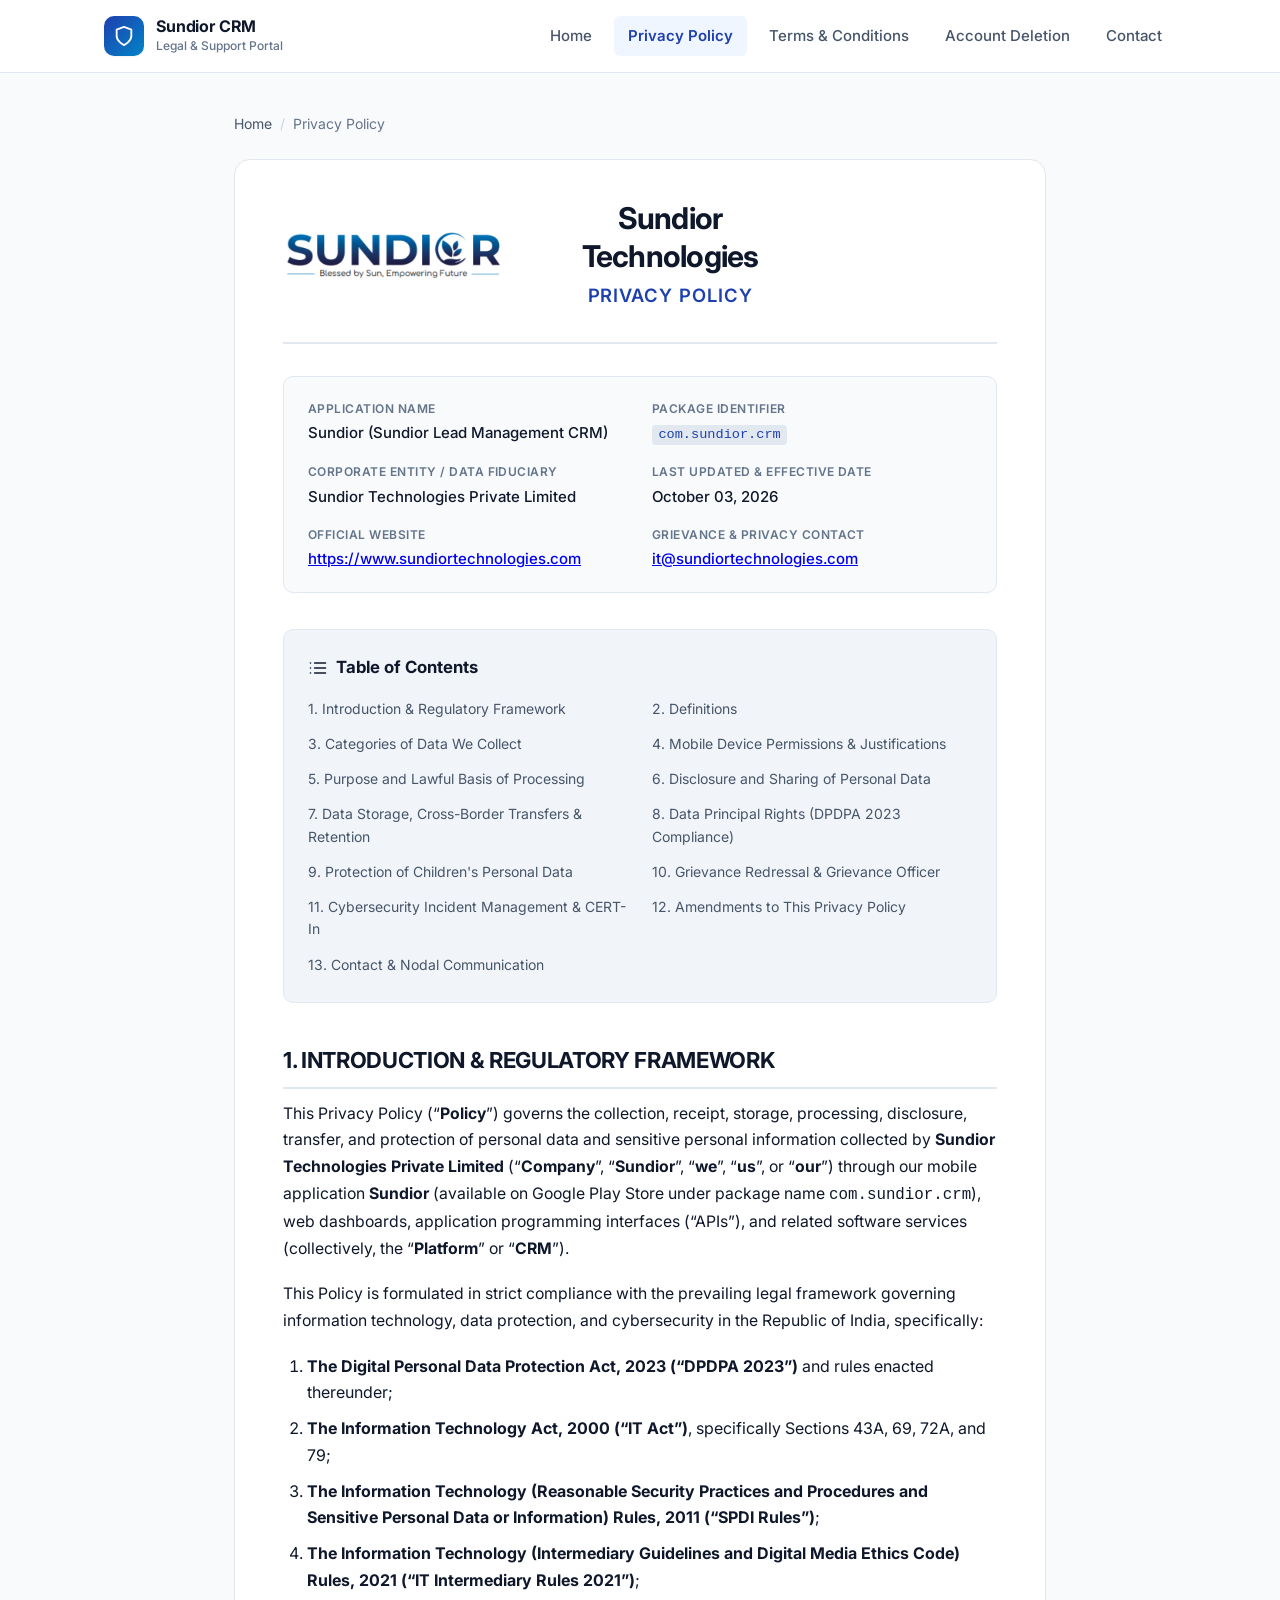
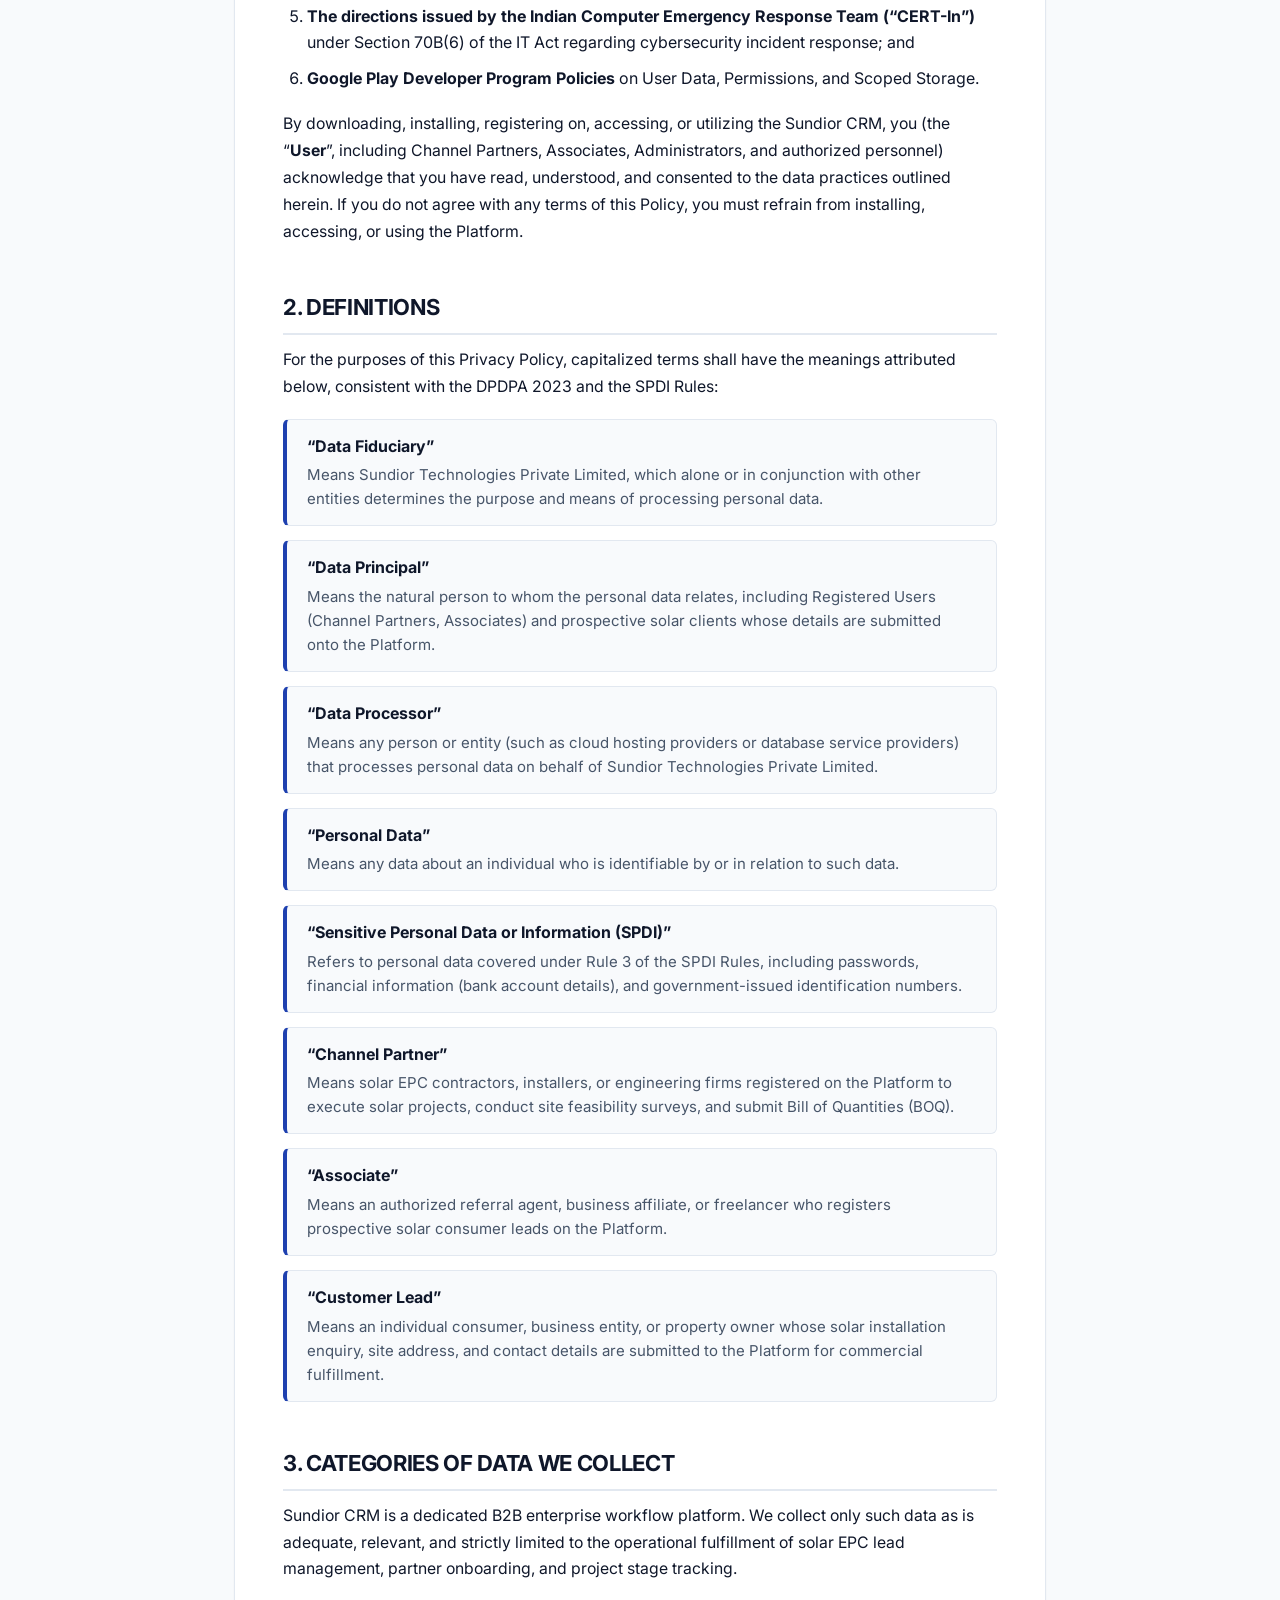
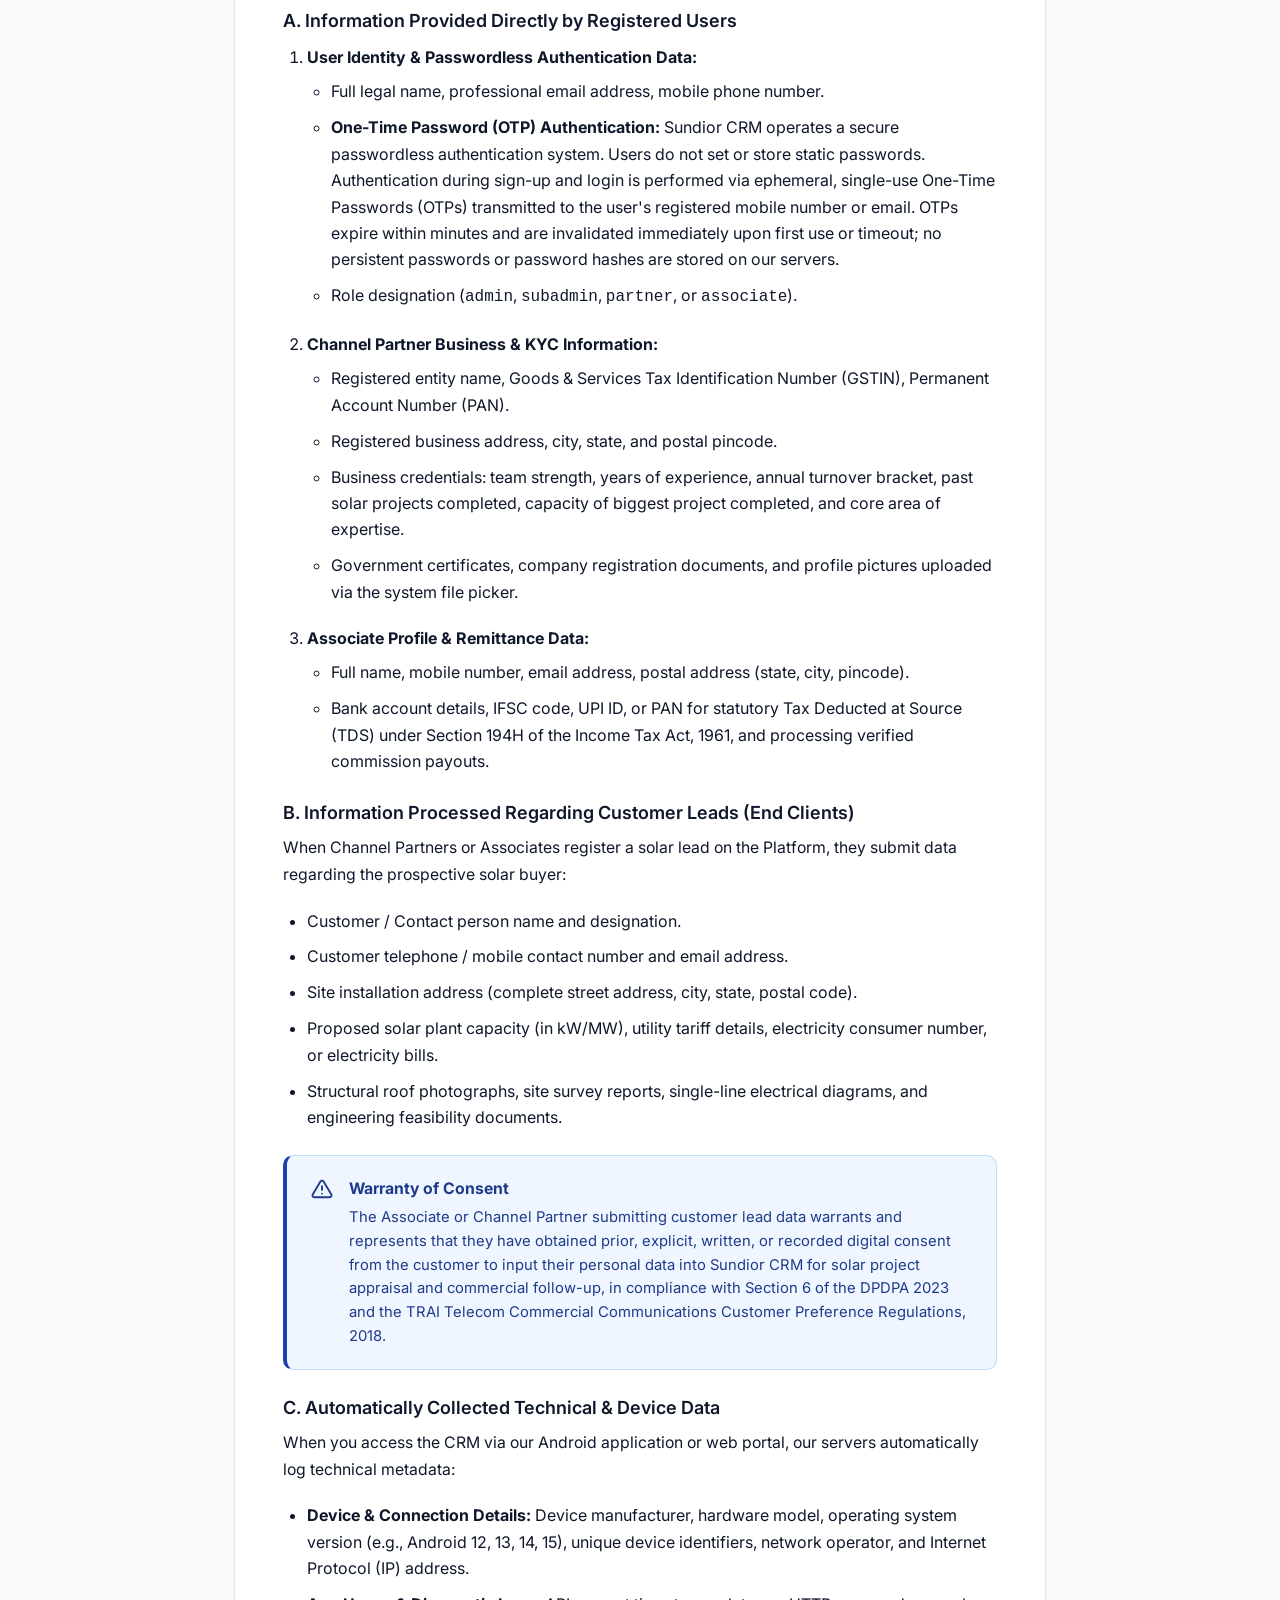
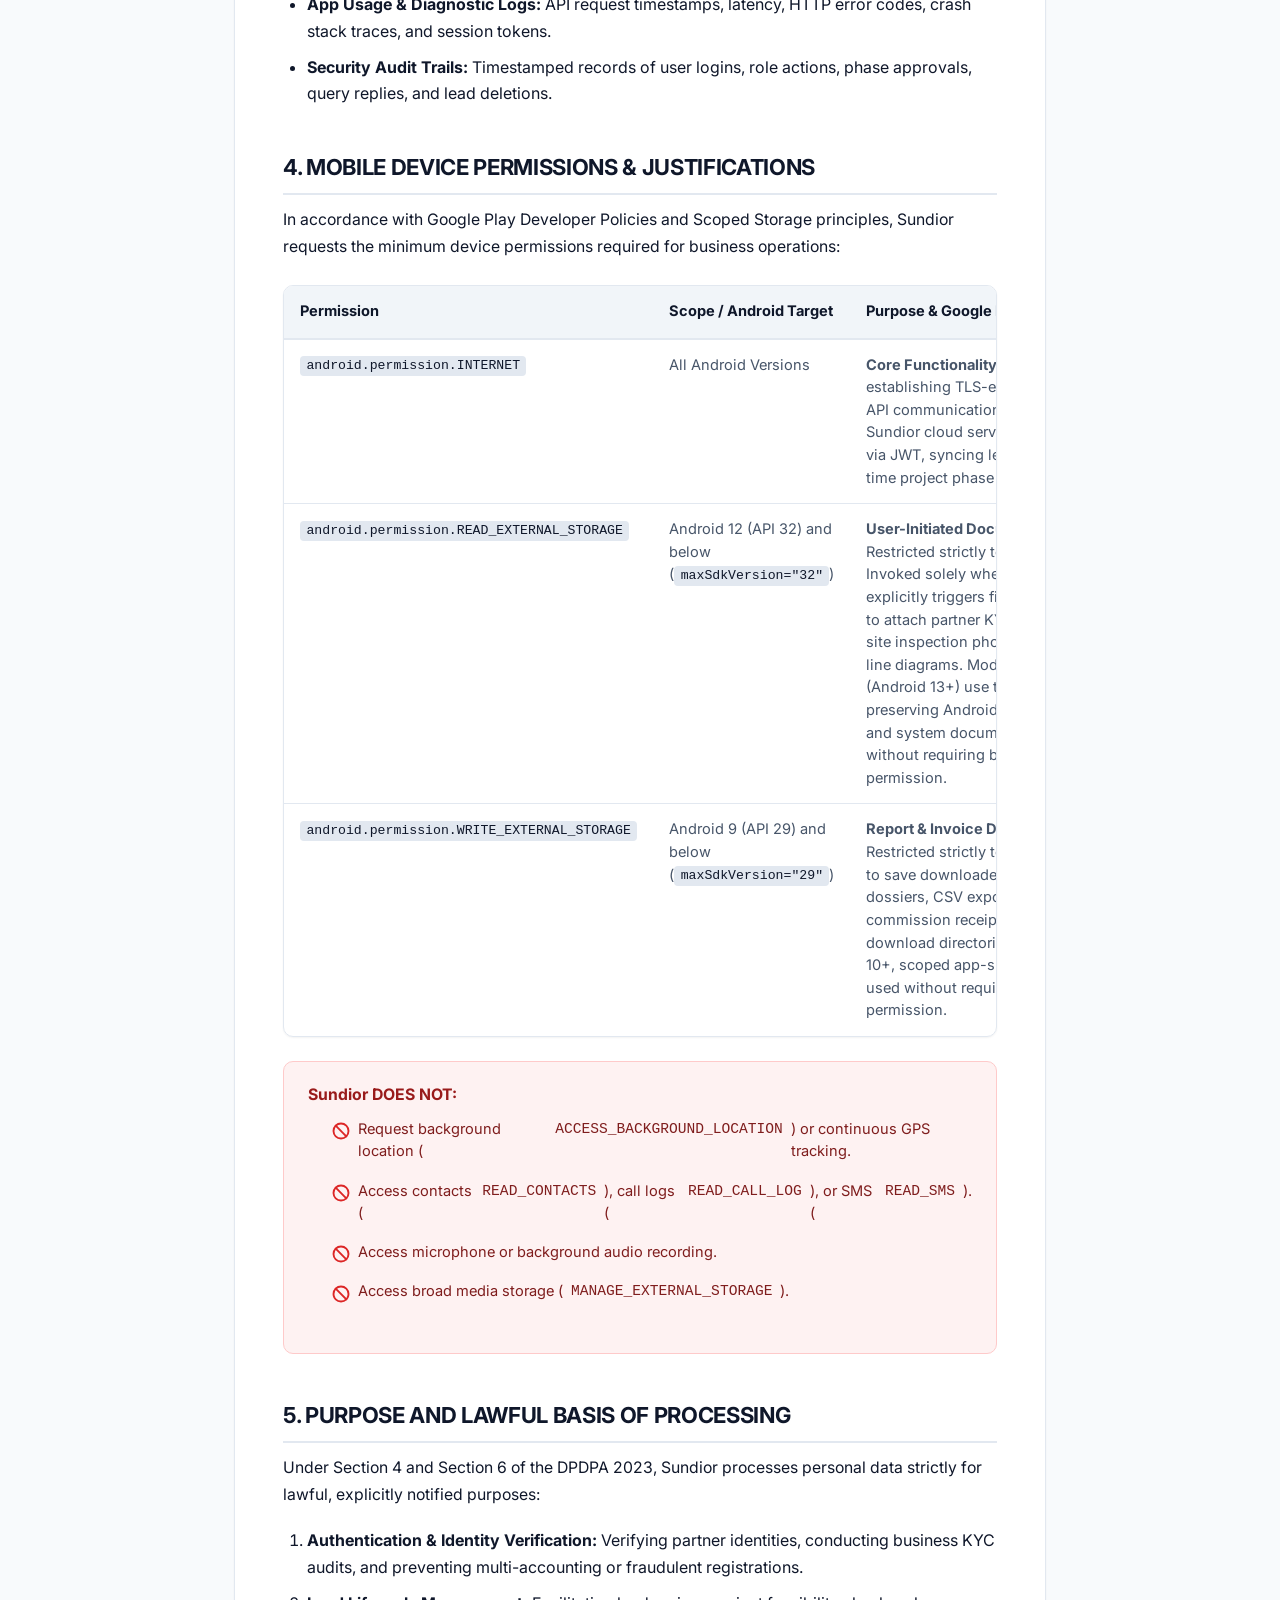
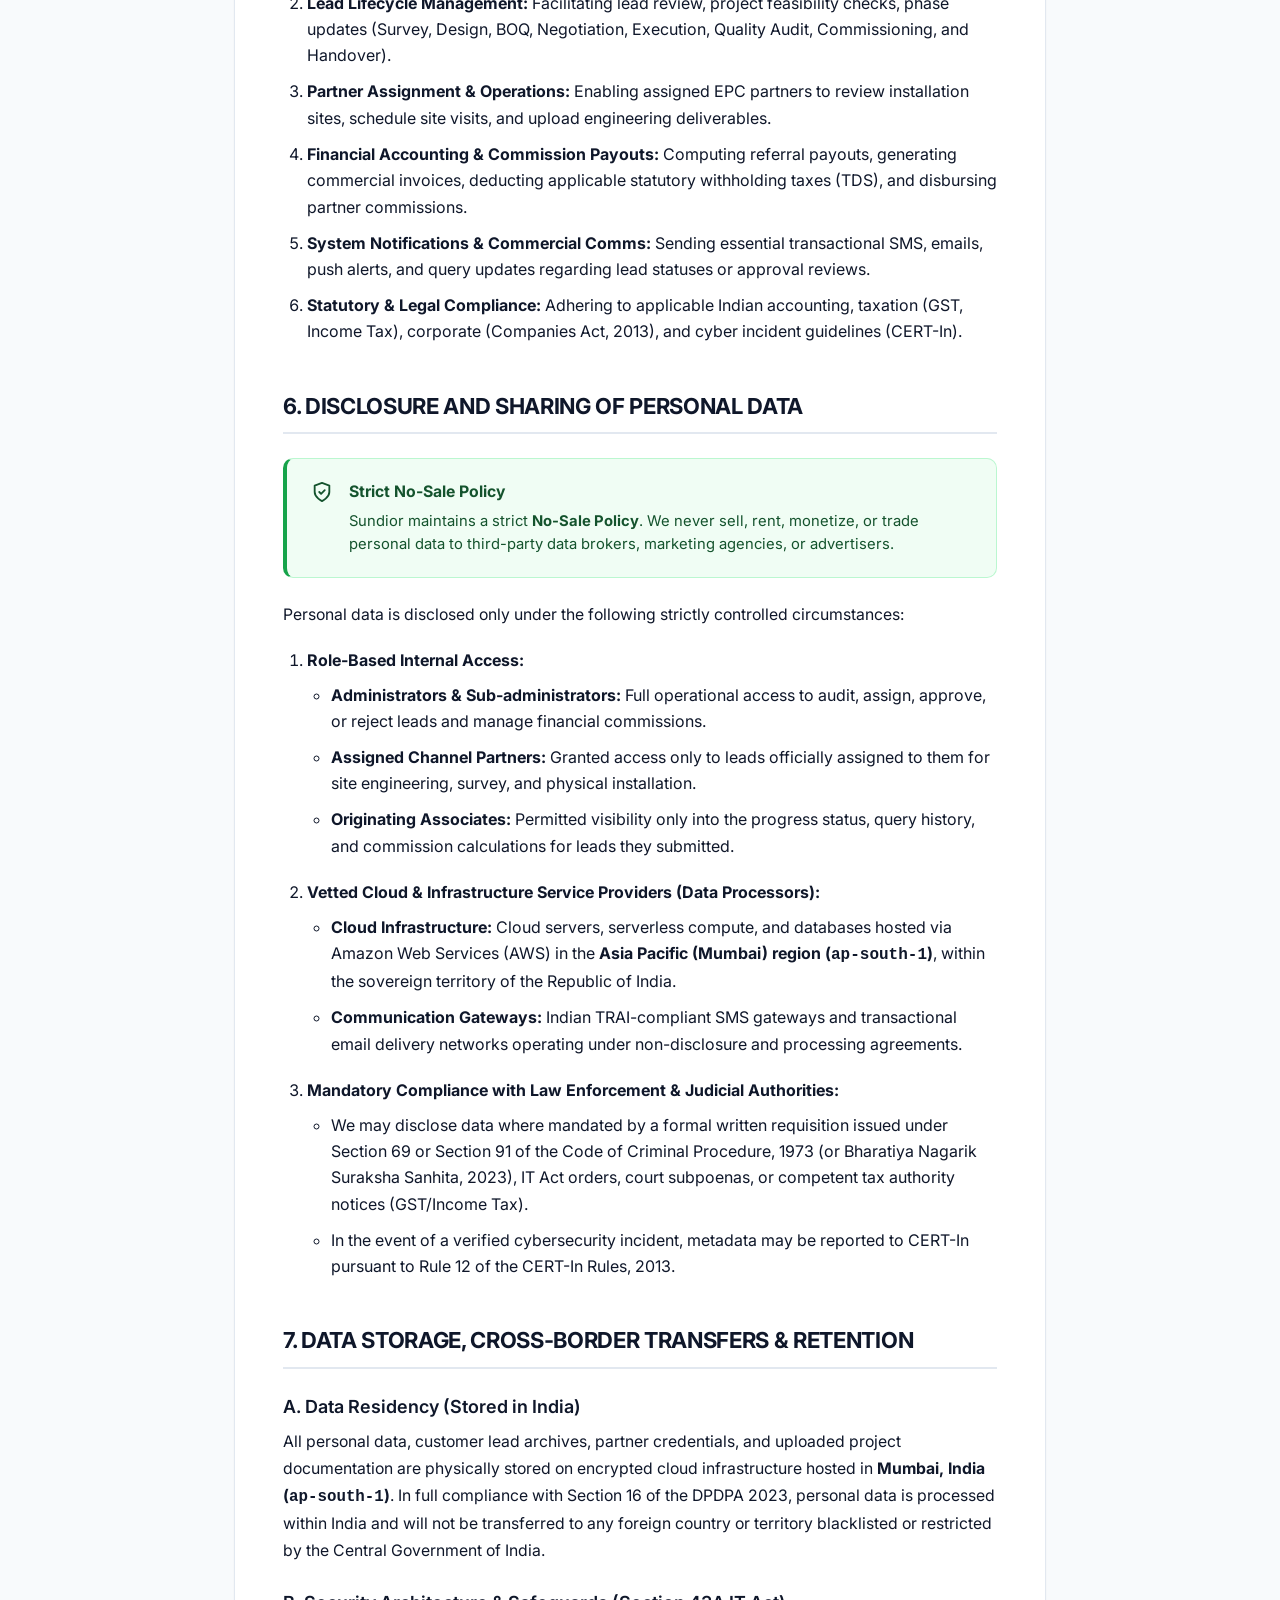
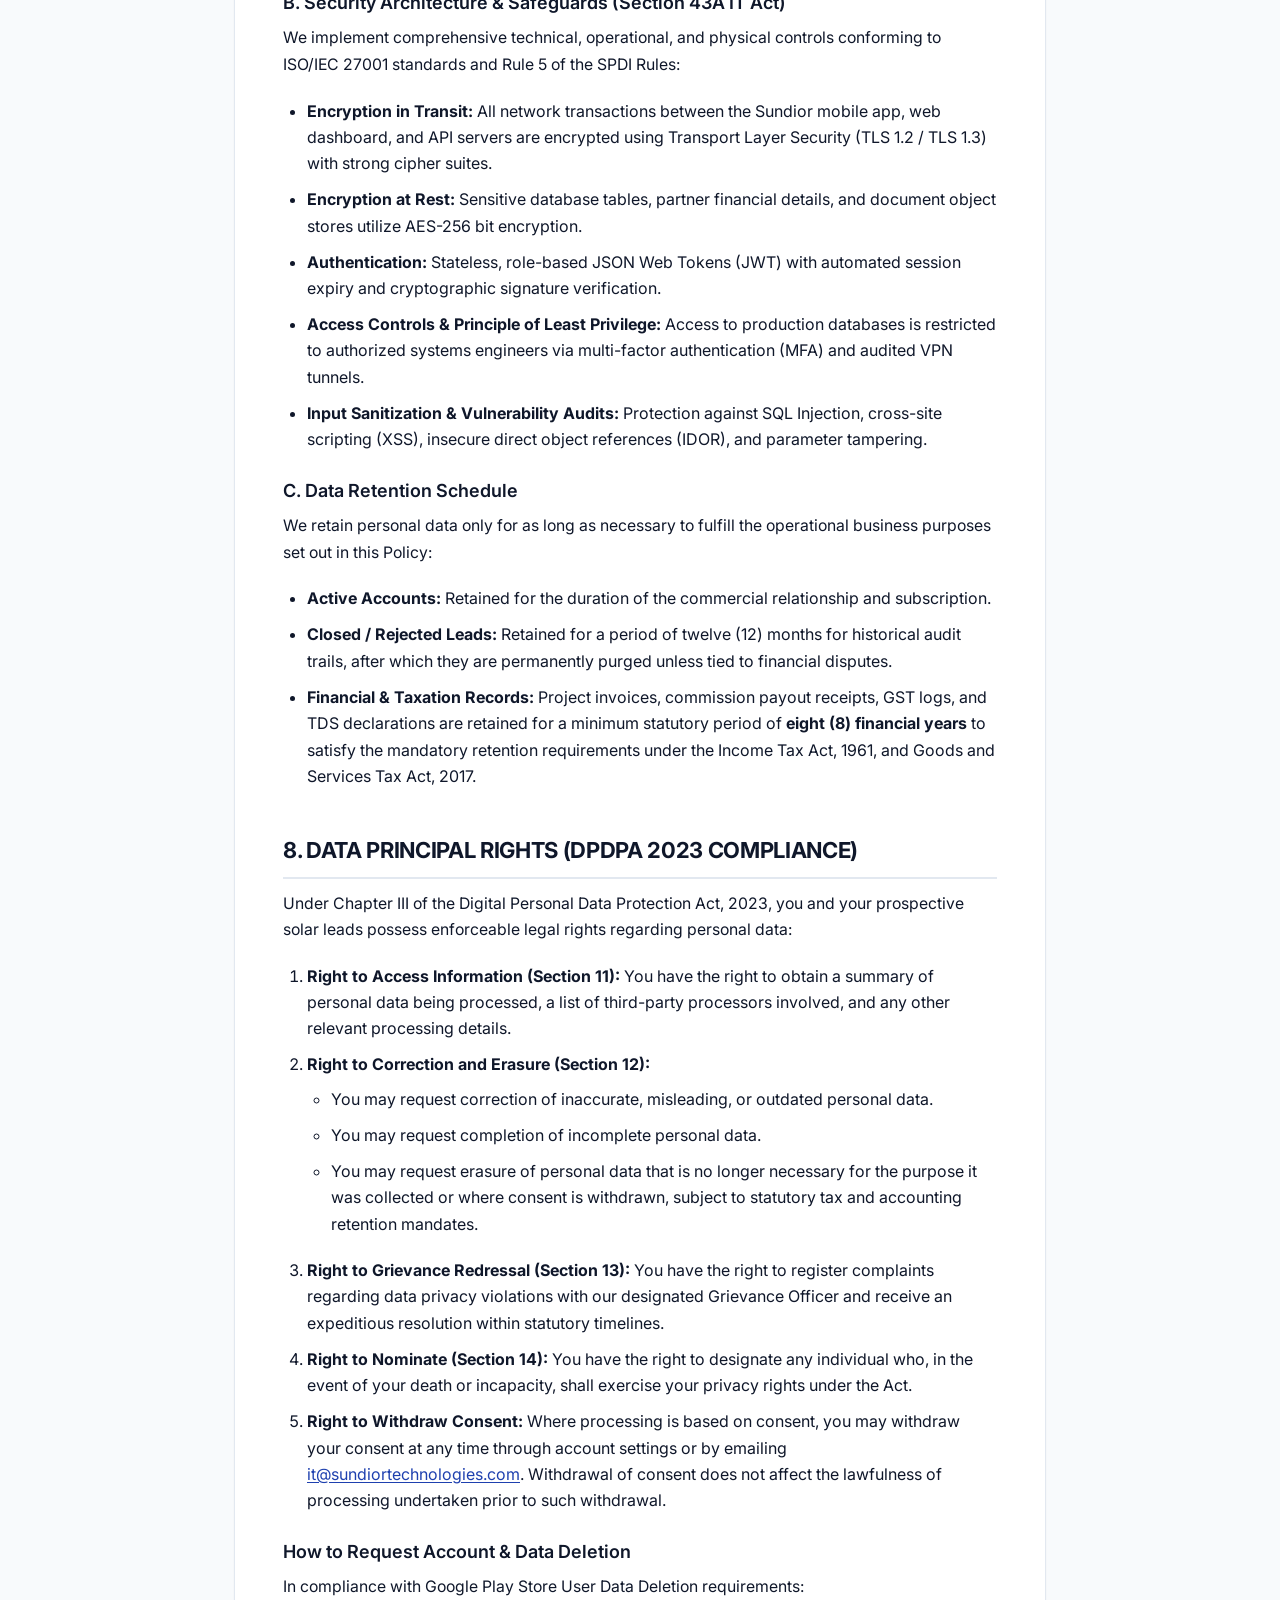
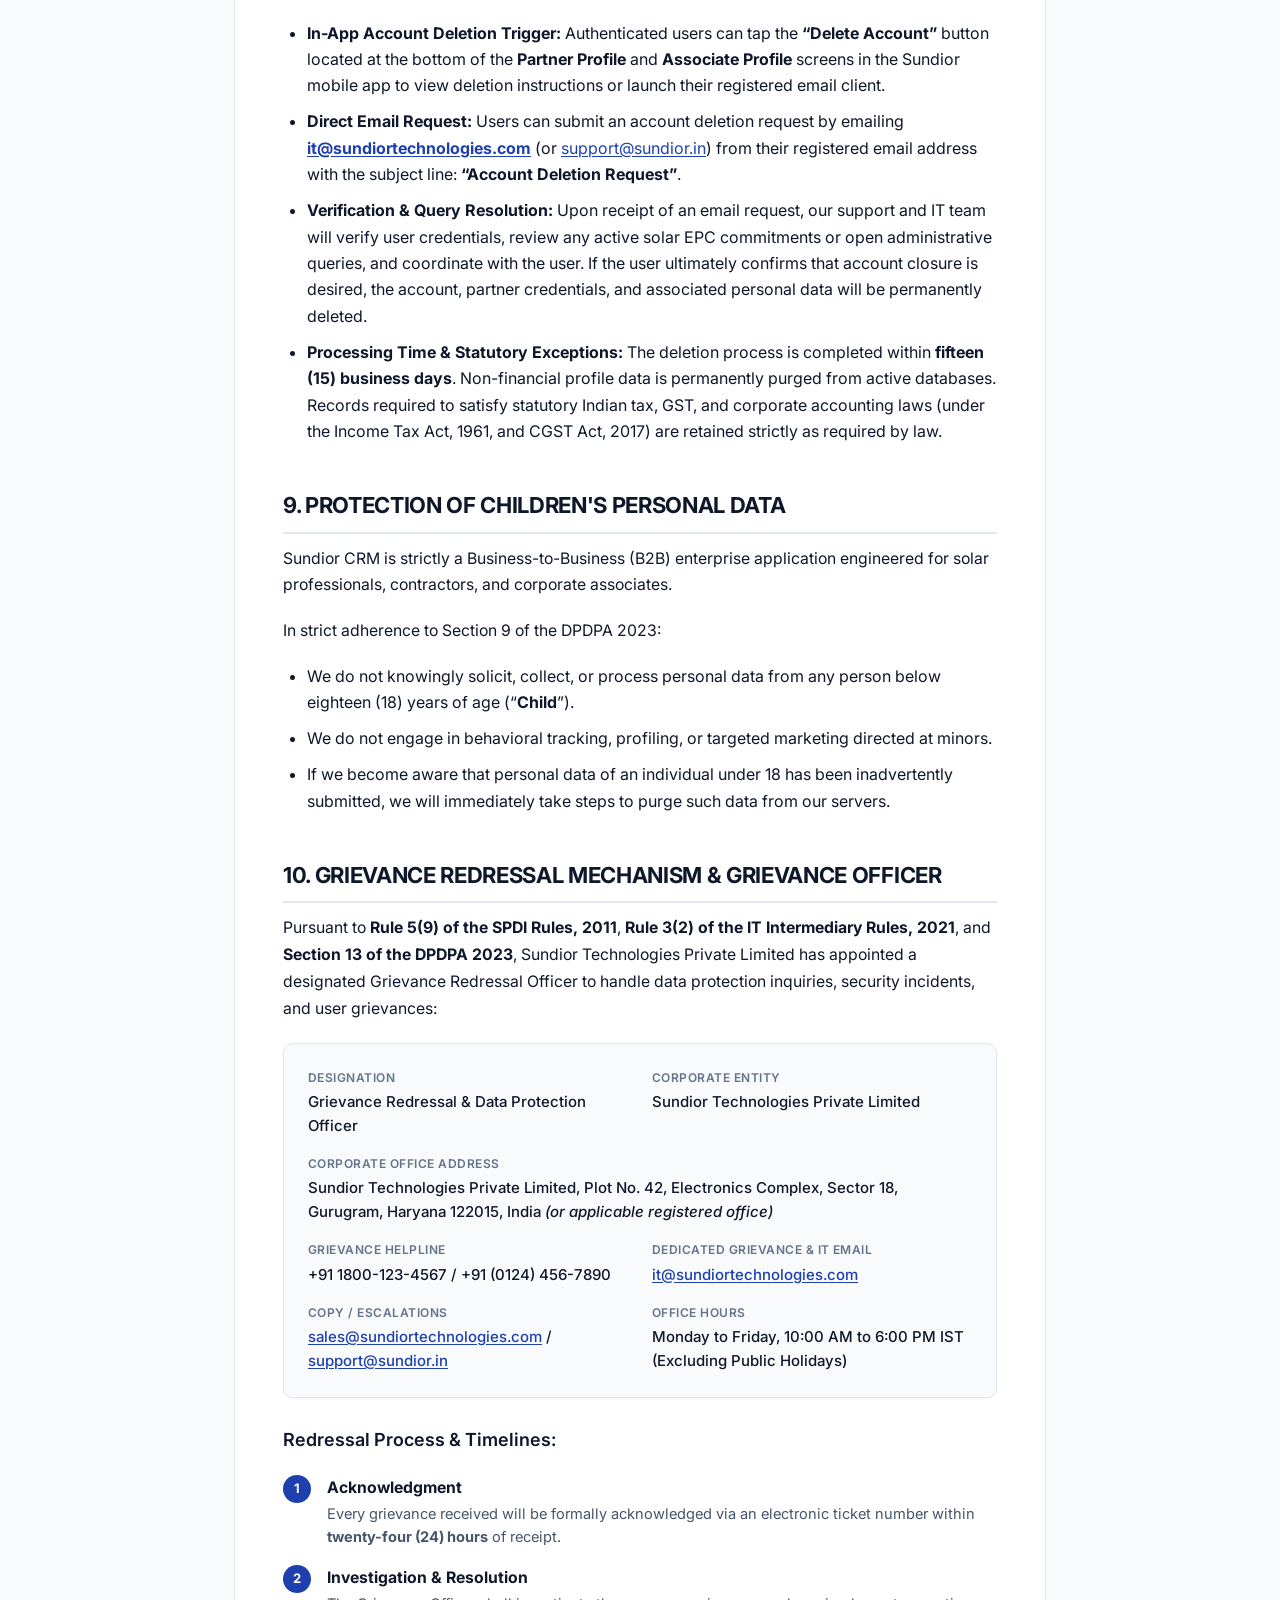
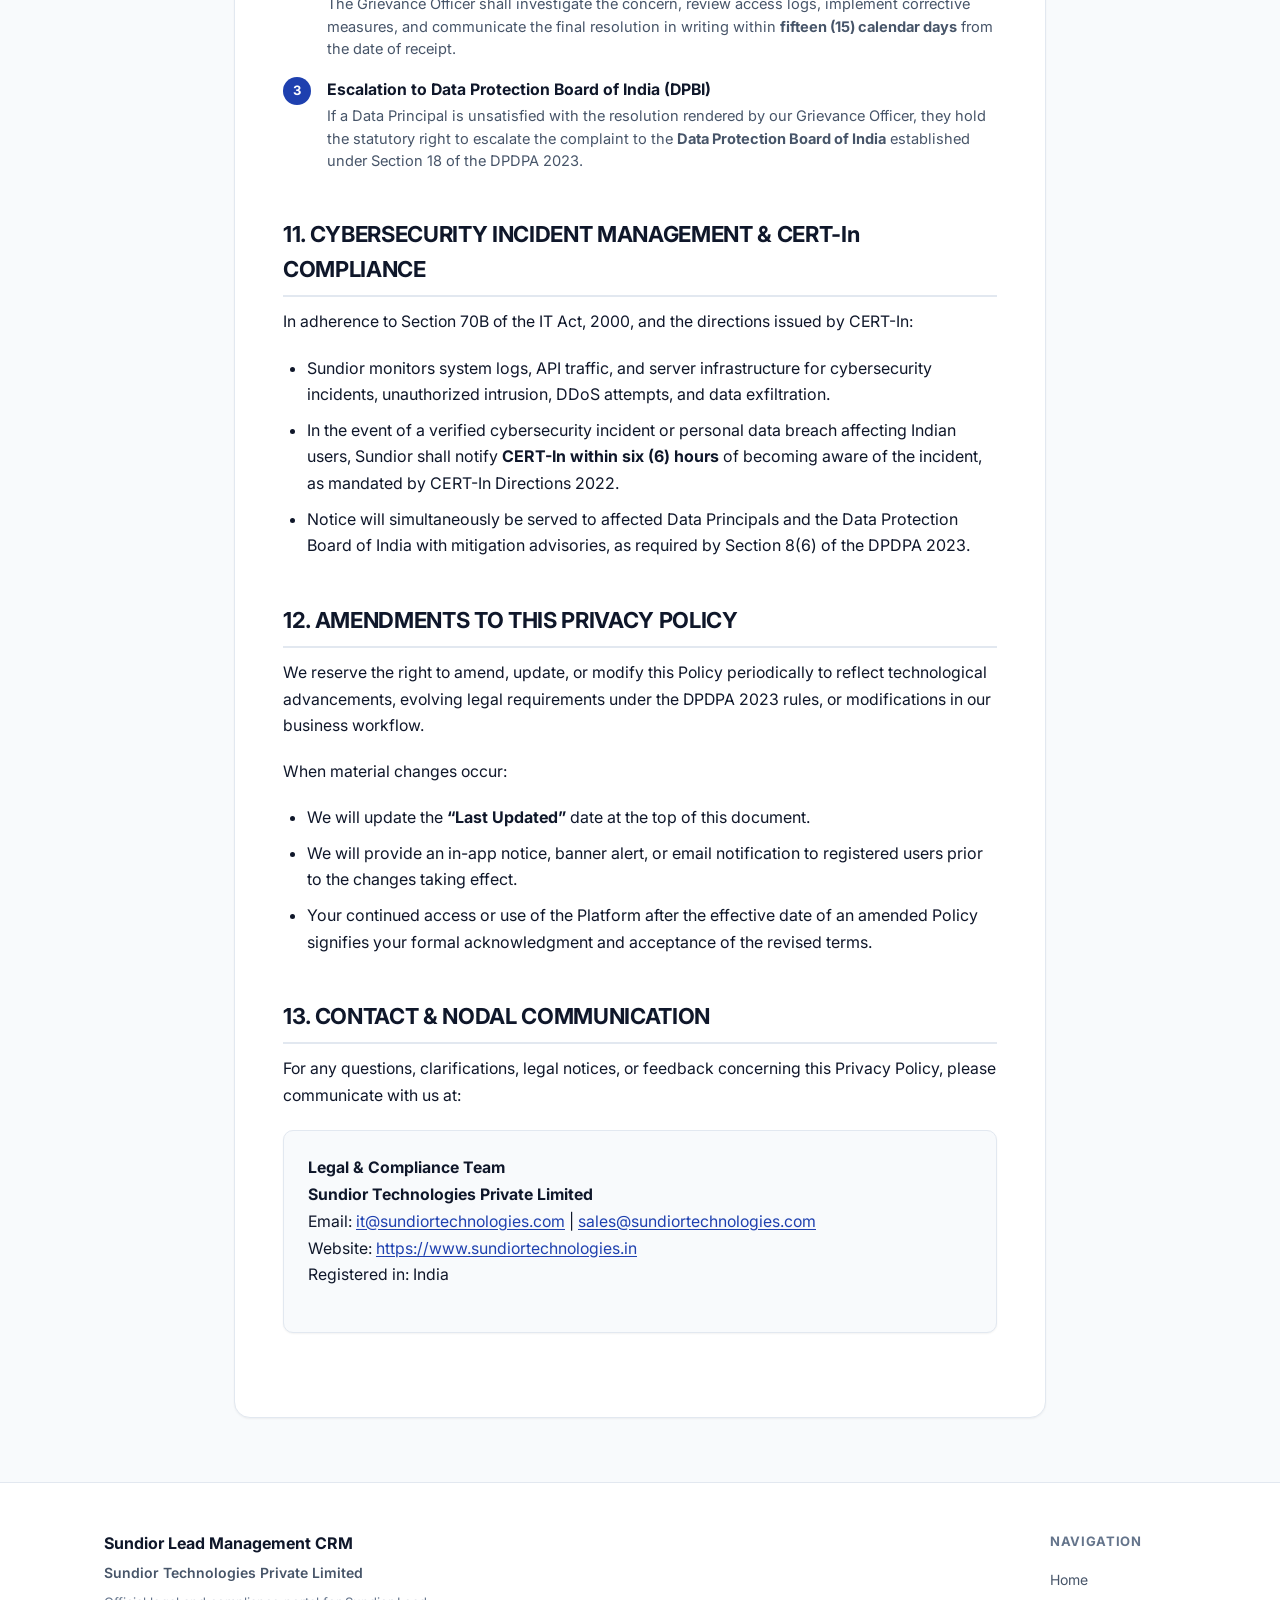
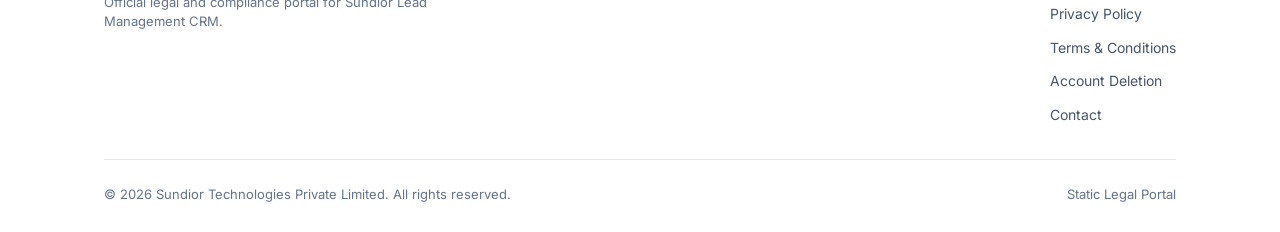
<file: privacy-policy/index.html>
<!DOCTYPE html>
<html lang="en">
<head>
  <meta charset="UTF-8">
  <meta name="viewport" content="width=device-width, initial-scale=1.0">
  <title>Privacy Policy - Sundior Technologies | Sundior CRM</title>
  <meta name="description" content="Official Privacy Policy for Sundior Lead Management CRM (com.sundior.crm) by Sundior Technologies Private Limited. Formulated under DPDPA 2023, IT Act, and Google Play policies.">
  <link rel="stylesheet" href="../assets/css/style.css">
</head>
<body>
  <!-- Skip link for keyboard accessibility -->
  <a href="#main-content" class="skip-link">Skip to main content</a>

  <!-- Header & Navigation -->
  <header class="site-header">
    <div class="container nav-container">
      <a href="../" class="brand-wrapper" aria-label="Sundior Lead Management CRM Legal Home">
        <span class="brand-logo" aria-hidden="true">
          <svg viewBox="0 0 24 24" fill="none" stroke="currentColor" stroke-width="2" stroke-linecap="round" stroke-linejoin="round">
            <path d="M12 22s8-4 8-10V5l-8-3-8 3v7c0 6 8 10 8 10z"/>
          </svg>
        </span>
        <div class="brand-text">
          <span class="brand-title">Sundior CRM</span>
          <span class="brand-subtitle">Legal &amp; Support Portal</span>
        </div>
      </a>

      <!-- Mobile navigation toggle -->
      <input type="checkbox" id="nav-toggle" class="nav-toggle" aria-label="Toggle navigation menu">
      <label for="nav-toggle" class="nav-toggle-label" aria-hidden="true">
        <svg viewBox="0 0 24 24" fill="none" stroke="currentColor" stroke-width="2" stroke-linecap="round" stroke-linejoin="round">
          <line x1="3" y1="12" x2="21" y2="12"></line>
          <line x1="3" y1="6" x2="21" y2="6"></line>
          <line x1="3" y1="18" x2="21" y2="18"></line>
        </svg>
      </label>

      <nav class="site-nav" aria-label="Main Navigation">
        <ul class="nav-list">
          <li><a href="../" class="nav-link">Home</a></li>
          <li><a href="../privacy-policy/" class="nav-link active" aria-current="page">Privacy Policy</a></li>
          <li><a href="../terms-and-conditions/" class="nav-link">Terms &amp; Conditions</a></li>
          <li><a href="../delete-account/" class="nav-link">Account Deletion</a></li>
          <li><a href="../contact/" class="nav-link">Contact</a></li>
        </ul>
      </nav>
    </div>
  </header>

  <!-- Main Content -->
  <main id="main-content" class="main-content">
    <div class="container-narrow">

      <!-- Breadcrumbs -->
      <nav class="breadcrumb-nav" aria-label="Breadcrumb">
        <ol class="breadcrumb-list">
          <li><a href="../">Home</a></li>
          <li class="breadcrumb-separator" aria-hidden="true">&sol;</li>
          <li aria-current="page">Privacy Policy</li>
        </ol>
      </nav>

      <!-- Document Article -->
      <article class="doc-article">

        <!-- Header Banner: Logo on Left, Centered Company & Document Titles -->
        <header class="policy-header-banner">
          <div class="banner-logo-container">
            <a href="../" aria-label="Sundior Technologies Home">
              <img src="../assets/images/logo.png" alt="Sundior Technologies Logo" class="policy-top-logo" onerror="this.onerror=null;this.src='../images/logo.png';">
            </a>
          </div>
          <div class="banner-title-container">
            <h1 class="policy-company-heading">Sundior Technologies</h1>
            <p class="policy-subheading">Privacy Policy</p>
          </div>
          <div class="banner-right-spacer" aria-hidden="true"></div>
        </header>

        <!-- Document Metadata Card Grid -->
        <div class="doc-meta-card">
          <div class="meta-grid">
            <div class="meta-item">
              <span class="meta-label">Application Name</span>
              <span class="meta-val">Sundior (Sundior Lead Management CRM)</span>
            </div>
            <div class="meta-item">
              <span class="meta-label">Package Identifier</span>
              <span class="meta-val"><code>com.sundior.crm</code></span>
            </div>
            <div class="meta-item">
              <span class="meta-label">Corporate Entity / Data Fiduciary</span>
              <span class="meta-val">Sundior Technologies Private Limited</span>
            </div>
            <div class="meta-item">
              <span class="meta-label">Last Updated &amp; Effective Date</span>
              <span class="meta-val">October 03, 2026</span>
            </div>
            <div class="meta-item">
              <span class="meta-label">Official Website</span>
              <span class="meta-val"><a href="https://www.sundiortechnologies.com" target="_blank" rel="noopener noreferrer">https://www.sundiortechnologies.com</a></span>
            </div>
            <div class="meta-item">
              <span class="meta-label">Grievance &amp; Privacy Contact</span>
              <span class="meta-val"><a href="mailto:it@sundiortechnologies.com">it@sundiortechnologies.com</a></span>
            </div>
          </div>
        </div>

        <!-- Table of Contents Quick Navigation -->
        <nav class="doc-toc" aria-label="Table of Contents">
          <div class="doc-toc-title">
            <svg width="20" height="20" viewBox="0 0 24 24" fill="none" stroke="currentColor" stroke-width="2" stroke-linecap="round" stroke-linejoin="round" aria-hidden="true">
              <line x1="8" y1="6" x2="21" y2="6"></line>
              <line x1="8" y1="12" x2="21" y2="12"></line>
              <line x1="8" y1="18" x2="21" y2="18"></line>
              <line x1="3" y1="6" x2="3.01" y2="6"></line>
              <line x1="3" y1="12" x2="3.01" y2="12"></line>
              <line x1="3" y1="18" x2="3.01" y2="18"></line>
            </svg>
            Table of Contents
          </div>
          <ol class="doc-toc-list">
            <li><a href="#section-1" class="doc-toc-link">1. Introduction &amp; Regulatory Framework</a></li>
            <li><a href="#section-2" class="doc-toc-link">2. Definitions</a></li>
            <li><a href="#section-3" class="doc-toc-link">3. Categories of Data We Collect</a></li>
            <li><a href="#section-4" class="doc-toc-link">4. Mobile Device Permissions &amp; Justifications</a></li>
            <li><a href="#section-5" class="doc-toc-link">5. Purpose and Lawful Basis of Processing</a></li>
            <li><a href="#section-6" class="doc-toc-link">6. Disclosure and Sharing of Personal Data</a></li>
            <li><a href="#section-7" class="doc-toc-link">7. Data Storage, Cross-Border Transfers &amp; Retention</a></li>
            <li><a href="#section-8" class="doc-toc-link">8. Data Principal Rights (DPDPA 2023 Compliance)</a></li>
            <li><a href="#section-9" class="doc-toc-link">9. Protection of Children's Personal Data</a></li>
            <li><a href="#section-10" class="doc-toc-link">10. Grievance Redressal &amp; Grievance Officer</a></li>
            <li><a href="#section-11" class="doc-toc-link">11. Cybersecurity Incident Management &amp; CERT-In</a></li>
            <li><a href="#section-12" class="doc-toc-link">12. Amendments to This Privacy Policy</a></li>
            <li><a href="#section-13" class="doc-toc-link">13. Contact &amp; Nodal Communication</a></li>
          </ol>
        </nav>

        <div class="doc-content">

          <!-- Section 1 -->
          <section id="section-1" class="doc-section">
            <h2 class="doc-section-title">1. INTRODUCTION &amp; REGULATORY FRAMEWORK</h2>
            <p>
              This Privacy Policy (&ldquo;<strong>Policy</strong>&rdquo;) governs the collection, receipt, storage, processing, disclosure, transfer, and protection of personal data and sensitive personal information collected by <strong>Sundior Technologies Private Limited</strong> (&ldquo;<strong>Company</strong>&rdquo;, &ldquo;<strong>Sundior</strong>&rdquo;, &ldquo;<strong>we</strong>&rdquo;, &ldquo;<strong>us</strong>&rdquo;, or &ldquo;<strong>our</strong>&rdquo;) through our mobile application <strong>Sundior</strong> (available on Google Play Store under package name <code>com.sundior.crm</code>), web dashboards, application programming interfaces (&ldquo;APIs&rdquo;), and related software services (collectively, the &ldquo;<strong>Platform</strong>&rdquo; or &ldquo;<strong>CRM</strong>&rdquo;).
            </p>
            <p>
              This Policy is formulated in strict compliance with the prevailing legal framework governing information technology, data protection, and cybersecurity in the Republic of India, specifically:
            </p>
            <ol>
              <li><strong>The Digital Personal Data Protection Act, 2023 (&ldquo;DPDPA 2023&rdquo;)</strong> and rules enacted thereunder;</li>
              <li><strong>The Information Technology Act, 2000 (&ldquo;IT Act&rdquo;)</strong>, specifically Sections 43A, 69, 72A, and 79;</li>
              <li><strong>The Information Technology (Reasonable Security Practices and Procedures and Sensitive Personal Data or Information) Rules, 2011 (&ldquo;SPDI Rules&rdquo;)</strong>;</li>
              <li><strong>The Information Technology (Intermediary Guidelines and Digital Media Ethics Code) Rules, 2021 (&ldquo;IT Intermediary Rules 2021&rdquo;)</strong>;</li>
              <li><strong>The directions issued by the Indian Computer Emergency Response Team (&ldquo;CERT-In&rdquo;)</strong> under Section 70B(6) of the IT Act regarding cybersecurity incident response; and</li>
              <li><strong>Google Play Developer Program Policies</strong> on User Data, Permissions, and Scoped Storage.</li>
            </ol>
            <p>
              By downloading, installing, registering on, accessing, or utilizing the Sundior CRM, you (the &ldquo;<strong>User</strong>&rdquo;, including Channel Partners, Associates, Administrators, and authorized personnel) acknowledge that you have read, understood, and consented to the data practices outlined herein. If you do not agree with any terms of this Policy, you must refrain from installing, accessing, or using the Platform.
            </p>
          </section>

          <!-- Section 2 -->
          <section id="section-2" class="doc-section">
            <h2 class="doc-section-title">2. DEFINITIONS</h2>
            <p>
              For the purposes of this Privacy Policy, capitalized terms shall have the meanings attributed below, consistent with the DPDPA 2023 and the SPDI Rules:
            </p>
            <div class="definitions-list">
              <div class="definition-item">
                <div class="definition-term">&ldquo;Data Fiduciary&rdquo;</div>
                <div class="definition-desc">Means Sundior Technologies Private Limited, which alone or in conjunction with other entities determines the purpose and means of processing personal data.</div>
              </div>
              <div class="definition-item">
                <div class="definition-term">&ldquo;Data Principal&rdquo;</div>
                <div class="definition-desc">Means the natural person to whom the personal data relates, including Registered Users (Channel Partners, Associates) and prospective solar clients whose details are submitted onto the Platform.</div>
              </div>
              <div class="definition-item">
                <div class="definition-term">&ldquo;Data Processor&rdquo;</div>
                <div class="definition-desc">Means any person or entity (such as cloud hosting providers or database service providers) that processes personal data on behalf of Sundior Technologies Private Limited.</div>
              </div>
              <div class="definition-item">
                <div class="definition-term">&ldquo;Personal Data&rdquo;</div>
                <div class="definition-desc">Means any data about an individual who is identifiable by or in relation to such data.</div>
              </div>
              <div class="definition-item">
                <div class="definition-term">&ldquo;Sensitive Personal Data or Information (SPDI)&rdquo;</div>
                <div class="definition-desc">Refers to personal data covered under Rule 3 of the SPDI Rules, including passwords, financial information (bank account details), and government-issued identification numbers.</div>
              </div>
              <div class="definition-item">
                <div class="definition-term">&ldquo;Channel Partner&rdquo;</div>
                <div class="definition-desc">Means solar EPC contractors, installers, or engineering firms registered on the Platform to execute solar projects, conduct site feasibility surveys, and submit Bill of Quantities (BOQ).</div>
              </div>
              <div class="definition-item">
                <div class="definition-term">&ldquo;Associate&rdquo;</div>
                <div class="definition-desc">Means an authorized referral agent, business affiliate, or freelancer who registers prospective solar consumer leads on the Platform.</div>
              </div>
              <div class="definition-item">
                <div class="definition-term">&ldquo;Customer Lead&rdquo;</div>
                <div class="definition-desc">Means an individual consumer, business entity, or property owner whose solar installation enquiry, site address, and contact details are submitted to the Platform for commercial fulfillment.</div>
              </div>
            </div>
          </section>

          <!-- Section 3 -->
          <section id="section-3" class="doc-section">
            <h2 class="doc-section-title">3. CATEGORIES OF DATA WE COLLECT</h2>
            <p>
              Sundior CRM is a dedicated B2B enterprise workflow platform. We collect only such data as is adequate, relevant, and strictly limited to the operational fulfillment of solar EPC lead management, partner onboarding, and project stage tracking.
            </p>

            <h3 class="doc-subsection-title">A. Information Provided Directly by Registered Users</h3>
            <ol>
              <li>
                <strong>User Identity &amp; Passwordless Authentication Data:</strong>
                <ul>
                  <li>Full legal name, professional email address, mobile phone number.</li>
                  <li><strong>One-Time Password (OTP) Authentication:</strong> Sundior CRM operates a secure passwordless authentication system. Users do not set or store static passwords. Authentication during sign-up and login is performed via ephemeral, single-use One-Time Passwords (OTPs) transmitted to the user's registered mobile number or email. OTPs expire within minutes and are invalidated immediately upon first use or timeout; no persistent passwords or password hashes are stored on our servers.</li>
                  <li>Role designation (<code>admin</code>, <code>subadmin</code>, <code>partner</code>, or <code>associate</code>).</li>
                </ul>
              </li>
              <li>
                <strong>Channel Partner Business &amp; KYC Information:</strong>
                <ul>
                  <li>Registered entity name, Goods &amp; Services Tax Identification Number (GSTIN), Permanent Account Number (PAN).</li>
                  <li>Registered business address, city, state, and postal pincode.</li>
                  <li>Business credentials: team strength, years of experience, annual turnover bracket, past solar projects completed, capacity of biggest project completed, and core area of expertise.</li>
                  <li>Government certificates, company registration documents, and profile pictures uploaded via the system file picker.</li>
                </ul>
              </li>
              <li>
                <strong>Associate Profile &amp; Remittance Data:</strong>
                <ul>
                  <li>Full name, mobile number, email address, postal address (state, city, pincode).</li>
                  <li>Bank account details, IFSC code, UPI ID, or PAN for statutory Tax Deducted at Source (TDS) under Section 194H of the Income Tax Act, 1961, and processing verified commission payouts.</li>
                </ul>
              </li>
            </ol>

            <h3 class="doc-subsection-title">B. Information Processed Regarding Customer Leads (End Clients)</h3>
            <p>
              When Channel Partners or Associates register a solar lead on the Platform, they submit data regarding the prospective solar buyer:
            </p>
            <ul>
              <li>Customer / Contact person name and designation.</li>
              <li>Customer telephone / mobile contact number and email address.</li>
              <li>Site installation address (complete street address, city, state, postal code).</li>
              <li>Proposed solar plant capacity (in kW/MW), utility tariff details, electricity consumer number, or electricity bills.</li>
              <li>Structural roof photographs, site survey reports, single-line electrical diagrams, and engineering feasibility documents.</li>
            </ul>

            <div class="callout-alert callout-important">
              <div class="callout-icon" aria-hidden="true">
                <svg viewBox="0 0 24 24" fill="none" stroke="currentColor" stroke-width="2" stroke-linecap="round" stroke-linejoin="round">
                  <path d="M10.29 3.86L1.82 18a2 2 0 0 0 1.71 3h16.94a2 2 0 0 0 1.71-3L13.71 3.86a2 2 0 0 0-3.42 0z"></path>
                  <line x1="12" y1="9" x2="12" y2="13"></line>
                  <line x1="12" y1="17" x2="12.01" y2="17"></line>
                </svg>
              </div>
              <div>
                <div class="callout-alert-title">Warranty of Consent</div>
                <div class="callout-alert-text">
                  The Associate or Channel Partner submitting customer lead data warrants and represents that they have obtained prior, explicit, written, or recorded digital consent from the customer to input their personal data into Sundior CRM for solar project appraisal and commercial follow-up, in compliance with Section 6 of the DPDPA 2023 and the TRAI Telecom Commercial Communications Customer Preference Regulations, 2018.
                </div>
              </div>
            </div>

            <h3 class="doc-subsection-title">C. Automatically Collected Technical &amp; Device Data</h3>
            <p>
              When you access the CRM via our Android application or web portal, our servers automatically log technical metadata:
            </p>
            <ul>
              <li><strong>Device &amp; Connection Details:</strong> Device manufacturer, hardware model, operating system version (e.g., Android 12, 13, 14, 15), unique device identifiers, network operator, and Internet Protocol (IP) address.</li>
              <li><strong>App Usage &amp; Diagnostic Logs:</strong> API request timestamps, latency, HTTP error codes, crash stack traces, and session tokens.</li>
              <li><strong>Security Audit Trails:</strong> Timestamped records of user logins, role actions, phase approvals, query replies, and lead deletions.</li>
            </ul>
          </section>

          <!-- Section 4 -->
          <section id="section-4" class="doc-section">
            <h2 class="doc-section-title">4. MOBILE DEVICE PERMISSIONS &amp; JUSTIFICATIONS</h2>
            <p>
              In accordance with Google Play Developer Policies and Scoped Storage principles, Sundior requests the minimum device permissions required for business operations:
            </p>

            <div class="table-responsive">
              <table class="data-table">
                <thead>
                  <tr>
                    <th scope="col">Permission</th>
                    <th scope="col">Scope / Android Target</th>
                    <th scope="col">Purpose &amp; Google Play Justification</th>
                  </tr>
                </thead>
                <tbody>
                  <tr>
                    <td><code>android.permission.INTERNET</code></td>
                    <td>All Android Versions</td>
                    <td><strong>Core Functionality:</strong> Mandatory for establishing TLS-encrypted REST API communication with the Sundior cloud server, authentication via JWT, syncing leads, and real-time project phase updates.</td>
                  </tr>
                  <tr>
                    <td><code>android.permission.READ_EXTERNAL_STORAGE</code></td>
                    <td>Android 12 (API 32) and below (<code>maxSdkVersion="32"</code>)</td>
                    <td><strong>User-Initiated Document Selection:</strong> Restricted strictly to legacy devices. Invoked solely when the user explicitly triggers file/image pickers to attach partner KYC certificates, site inspection photos, and single-line diagrams. Modern devices (Android 13+) use the privacy-preserving Android Photo Picker and system document picker without requiring broad storage permission.</td>
                  </tr>
                  <tr>
                    <td><code>android.permission.WRITE_EXTERNAL_STORAGE</code></td>
                    <td>Android 9 (API 29) and below (<code>maxSdkVersion="29"</code>)</td>
                    <td><strong>Report &amp; Invoice Downloads:</strong> Restricted strictly to legacy devices to save downloaded project phase dossiers, CSV exports, or commission receipts to public download directories. On Android 10+, scoped app-specific storage is used without requiring this permission.</td>
                  </tr>
                </tbody>
              </table>
            </div>

            <div class="negative-card">
              <div class="negative-card-title">Sundior DOES NOT:</div>
              <ul class="negative-card-list">
                <li>
                  <svg width="18" height="18" viewBox="0 0 24 24" fill="none" stroke="currentColor" stroke-width="2.5" stroke-linecap="round" stroke-linejoin="round" aria-hidden="true"><circle cx="12" cy="12" r="10"></circle><line x1="4.93" y1="4.93" x2="19.07" y2="19.07"></line></svg>
                  Request background location (<code>ACCESS_BACKGROUND_LOCATION</code>) or continuous GPS tracking.
                </li>
                <li>
                  <svg width="18" height="18" viewBox="0 0 24 24" fill="none" stroke="currentColor" stroke-width="2.5" stroke-linecap="round" stroke-linejoin="round" aria-hidden="true"><circle cx="12" cy="12" r="10"></circle><line x1="4.93" y1="4.93" x2="19.07" y2="19.07"></line></svg>
                  Access contacts (<code>READ_CONTACTS</code>), call logs (<code>READ_CALL_LOG</code>), or SMS (<code>READ_SMS</code>).
                </li>
                <li>
                  <svg width="18" height="18" viewBox="0 0 24 24" fill="none" stroke="currentColor" stroke-width="2.5" stroke-linecap="round" stroke-linejoin="round" aria-hidden="true"><circle cx="12" cy="12" r="10"></circle><line x1="4.93" y1="4.93" x2="19.07" y2="19.07"></line></svg>
                  Access microphone or background audio recording.
                </li>
                <li>
                  <svg width="18" height="18" viewBox="0 0 24 24" fill="none" stroke="currentColor" stroke-width="2.5" stroke-linecap="round" stroke-linejoin="round" aria-hidden="true"><circle cx="12" cy="12" r="10"></circle><line x1="4.93" y1="4.93" x2="19.07" y2="19.07"></line></svg>
                  Access broad media storage (<code>MANAGE_EXTERNAL_STORAGE</code>).
                </li>
              </ul>
            </div>
          </section>

          <!-- Section 5 -->
          <section id="section-5" class="doc-section">
            <h2 class="doc-section-title">5. PURPOSE AND LAWFUL BASIS OF PROCESSING</h2>
            <p>
              Under Section 4 and Section 6 of the DPDPA 2023, Sundior processes personal data strictly for lawful, explicitly notified purposes:
            </p>
            <ol>
              <li><strong>Authentication &amp; Identity Verification:</strong> Verifying partner identities, conducting business KYC audits, and preventing multi-accounting or fraudulent registrations.</li>
              <li><strong>Lead Lifecycle Management:</strong> Facilitating lead review, project feasibility checks, phase updates (Survey, Design, BOQ, Negotiation, Execution, Quality Audit, Commissioning, and Handover).</li>
              <li><strong>Partner Assignment &amp; Operations:</strong> Enabling assigned EPC partners to review installation sites, schedule site visits, and upload engineering deliverables.</li>
              <li><strong>Financial Accounting &amp; Commission Payouts:</strong> Computing referral payouts, generating commercial invoices, deducting applicable statutory withholding taxes (TDS), and disbursing partner commissions.</li>
              <li><strong>System Notifications &amp; Commercial Comms:</strong> Sending essential transactional SMS, emails, push alerts, and query updates regarding lead statuses or approval reviews.</li>
              <li><strong>Statutory &amp; Legal Compliance:</strong> Adhering to applicable Indian accounting, taxation (GST, Income Tax), corporate (Companies Act, 2013), and cyber incident guidelines (CERT-In).</li>
            </ol>
          </section>

          <!-- Section 6 -->
          <section id="section-6" class="doc-section">
            <h2 class="doc-section-title">6. DISCLOSURE AND SHARING OF PERSONAL DATA</h2>
            <div class="callout-alert callout-security">
              <div class="callout-icon" aria-hidden="true">
                <svg viewBox="0 0 24 24" fill="none" stroke="currentColor" stroke-width="2" stroke-linecap="round" stroke-linejoin="round">
                  <path d="M12 22s8-4 8-10V5l-8-3-8 3v7c0 6 8 10 8 10z"></path>
                  <polyline points="9 12 11 14 15 10"></polyline>
                </svg>
              </div>
              <div>
                <div class="callout-alert-title">Strict No-Sale Policy</div>
                <div class="callout-alert-text">
                  Sundior maintains a strict <strong>No-Sale Policy</strong>. We never sell, rent, monetize, or trade personal data to third-party data brokers, marketing agencies, or advertisers.
                </div>
              </div>
            </div>

            <p>Personal data is disclosed only under the following strictly controlled circumstances:</p>

            <ol>
              <li>
                <strong>Role-Based Internal Access:</strong>
                <ul>
                  <li><strong>Administrators &amp; Sub-administrators:</strong> Full operational access to audit, assign, approve, or reject leads and manage financial commissions.</li>
                  <li><strong>Assigned Channel Partners:</strong> Granted access only to leads officially assigned to them for site engineering, survey, and physical installation.</li>
                  <li><strong>Originating Associates:</strong> Permitted visibility only into the progress status, query history, and commission calculations for leads they submitted.</li>
                </ul>
              </li>
              <li>
                <strong>Vetted Cloud &amp; Infrastructure Service Providers (Data Processors):</strong>
                <ul>
                  <li><strong>Cloud Infrastructure:</strong> Cloud servers, serverless compute, and databases hosted via Amazon Web Services (AWS) in the <strong>Asia Pacific (Mumbai) region (<code>ap-south-1</code>)</strong>, within the sovereign territory of the Republic of India.</li>
                  <li><strong>Communication Gateways:</strong> Indian TRAI-compliant SMS gateways and transactional email delivery networks operating under non-disclosure and processing agreements.</li>
                </ul>
              </li>
              <li>
                <strong>Mandatory Compliance with Law Enforcement &amp; Judicial Authorities:</strong>
                <ul>
                  <li>We may disclose data where mandated by a formal written requisition issued under Section 69 or Section 91 of the Code of Criminal Procedure, 1973 (or Bharatiya Nagarik Suraksha Sanhita, 2023), IT Act orders, court subpoenas, or competent tax authority notices (GST/Income Tax).</li>
                  <li>In the event of a verified cybersecurity incident, metadata may be reported to CERT-In pursuant to Rule 12 of the CERT-In Rules, 2013.</li>
                </ul>
              </li>
            </ol>
          </section>

          <!-- Section 7 -->
          <section id="section-7" class="doc-section">
            <h2 class="doc-section-title">7. DATA STORAGE, CROSS-BORDER TRANSFERS &amp; RETENTION</h2>

            <h3 class="doc-subsection-title">A. Data Residency (Stored in India)</h3>
            <p>
              All personal data, customer lead archives, partner credentials, and uploaded project documentation are physically stored on encrypted cloud infrastructure hosted in <strong>Mumbai, India (<code>ap-south-1</code>)</strong>. In full compliance with Section 16 of the DPDPA 2023, personal data is processed within India and will not be transferred to any foreign country or territory blacklisted or restricted by the Central Government of India.
            </p>

            <h3 class="doc-subsection-title">B. Security Architecture &amp; Safeguards (Section 43A IT Act)</h3>
            <p>
              We implement comprehensive technical, operational, and physical controls conforming to ISO/IEC 27001 standards and Rule 5 of the SPDI Rules:
            </p>
            <ul>
              <li><strong>Encryption in Transit:</strong> All network transactions between the Sundior mobile app, web dashboard, and API servers are encrypted using Transport Layer Security (TLS 1.2 / TLS 1.3) with strong cipher suites.</li>
              <li><strong>Encryption at Rest:</strong> Sensitive database tables, partner financial details, and document object stores utilize AES-256 bit encryption.</li>
              <li><strong>Authentication:</strong> Stateless, role-based JSON Web Tokens (JWT) with automated session expiry and cryptographic signature verification.</li>
              <li><strong>Access Controls &amp; Principle of Least Privilege:</strong> Access to production databases is restricted to authorized systems engineers via multi-factor authentication (MFA) and audited VPN tunnels.</li>
              <li><strong>Input Sanitization &amp; Vulnerability Audits:</strong> Protection against SQL Injection, cross-site scripting (XSS), insecure direct object references (IDOR), and parameter tampering.</li>
            </ul>

            <h3 class="doc-subsection-title">C. Data Retention Schedule</h3>
            <p>
              We retain personal data only for as long as necessary to fulfill the operational business purposes set out in this Policy:
            </p>
            <ul>
              <li><strong>Active Accounts:</strong> Retained for the duration of the commercial relationship and subscription.</li>
              <li><strong>Closed / Rejected Leads:</strong> Retained for a period of twelve (12) months for historical audit trails, after which they are permanently purged unless tied to financial disputes.</li>
              <li><strong>Financial &amp; Taxation Records:</strong> Project invoices, commission payout receipts, GST logs, and TDS declarations are retained for a minimum statutory period of <strong>eight (8) financial years</strong> to satisfy the mandatory retention requirements under the Income Tax Act, 1961, and Goods and Services Tax Act, 2017.</li>
            </ul>
          </section>

          <!-- Section 8 -->
          <section id="section-8" class="doc-section">
            <h2 class="doc-section-title">8. DATA PRINCIPAL RIGHTS (DPDPA 2023 COMPLIANCE)</h2>
            <p>
              Under Chapter III of the Digital Personal Data Protection Act, 2023, you and your prospective solar leads possess enforceable legal rights regarding personal data:
            </p>
            <ol>
              <li><strong>Right to Access Information (Section 11):</strong> You have the right to obtain a summary of personal data being processed, a list of third-party processors involved, and any other relevant processing details.</li>
              <li>
                <strong>Right to Correction and Erasure (Section 12):</strong>
                <ul>
                  <li>You may request correction of inaccurate, misleading, or outdated personal data.</li>
                  <li>You may request completion of incomplete personal data.</li>
                  <li>You may request erasure of personal data that is no longer necessary for the purpose it was collected or where consent is withdrawn, subject to statutory tax and accounting retention mandates.</li>
                </ul>
              </li>
              <li><strong>Right to Grievance Redressal (Section 13):</strong> You have the right to register complaints regarding data privacy violations with our designated Grievance Officer and receive an expeditious resolution within statutory timelines.</li>
              <li><strong>Right to Nominate (Section 14):</strong> You have the right to designate any individual who, in the event of your death or incapacity, shall exercise your privacy rights under the Act.</li>
              <li><strong>Right to Withdraw Consent:</strong> Where processing is based on consent, you may withdraw your consent at any time through account settings or by emailing <a href="mailto:it@sundiortechnologies.com">it@sundiortechnologies.com</a>. Withdrawal of consent does not affect the lawfulness of processing undertaken prior to such withdrawal.</li>
            </ol>

            <h3 class="doc-subsection-title">How to Request Account &amp; Data Deletion</h3>
            <p>
              In compliance with Google Play Store User Data Deletion requirements:
            </p>
            <ul>
              <li><strong>In-App Account Deletion Trigger:</strong> Authenticated users can tap the <strong>&ldquo;Delete Account&rdquo;</strong> button located at the bottom of the <strong>Partner Profile</strong> and <strong>Associate Profile</strong> screens in the Sundior mobile app to view deletion instructions or launch their registered email client.</li>
              <li><strong>Direct Email Request:</strong> Users can submit an account deletion request by emailing <strong><a href="mailto:it@sundiortechnologies.com">it@sundiortechnologies.com</a></strong> (or <a href="mailto:support@sundior.in">support@sundior.in</a>) from their registered email address with the subject line: <strong>&ldquo;Account Deletion Request&rdquo;</strong>.</li>
              <li><strong>Verification &amp; Query Resolution:</strong> Upon receipt of an email request, our support and IT team will verify user credentials, review any active solar EPC commitments or open administrative queries, and coordinate with the user. If the user ultimately confirms that account closure is desired, the account, partner credentials, and associated personal data will be permanently deleted.</li>
              <li><strong>Processing Time &amp; Statutory Exceptions:</strong> The deletion process is completed within <strong>fifteen (15) business days</strong>. Non-financial profile data is permanently purged from active databases. Records required to satisfy statutory Indian tax, GST, and corporate accounting laws (under the Income Tax Act, 1961, and CGST Act, 2017) are retained strictly as required by law.</li>
            </ul>
          </section>

          <!-- Section 9 -->
          <section id="section-9" class="doc-section">
            <h2 class="doc-section-title">9. PROTECTION OF CHILDREN'S PERSONAL DATA</h2>
            <p>
              Sundior CRM is strictly a Business-to-Business (B2B) enterprise application engineered for solar professionals, contractors, and corporate associates.
            </p>
            <p>In strict adherence to Section 9 of the DPDPA 2023:</p>
            <ul>
              <li>We do not knowingly solicit, collect, or process personal data from any person below eighteen (18) years of age (&ldquo;<strong>Child</strong>&rdquo;).</li>
              <li>We do not engage in behavioral tracking, profiling, or targeted marketing directed at minors.</li>
              <li>If we become aware that personal data of an individual under 18 has been inadvertently submitted, we will immediately take steps to purge such data from our servers.</li>
            </ul>
          </section>

          <!-- Section 10 -->
          <section id="section-10" class="doc-section">
            <h2 class="doc-section-title">10. GRIEVANCE REDRESSAL MECHANISM &amp; GRIEVANCE OFFICER</h2>
            <p>
              Pursuant to <strong>Rule 5(9) of the SPDI Rules, 2011</strong>, <strong>Rule 3(2) of the IT Intermediary Rules, 2021</strong>, and <strong>Section 13 of the DPDPA 2023</strong>, Sundior Technologies Private Limited has appointed a designated Grievance Redressal Officer to handle data protection inquiries, security incidents, and user grievances:
            </p>

            <div class="contact-highlight-card">
              <div class="contact-card-grid">
                <div class="contact-card-item">
                  <span class="contact-card-label">Designation</span>
                  <span class="contact-card-val">Grievance Redressal &amp; Data Protection Officer</span>
                </div>
                <div class="contact-card-item">
                  <span class="contact-card-label">Corporate Entity</span>
                  <span class="contact-card-val">Sundior Technologies Private Limited</span>
                </div>
                <div class="contact-card-item" style="grid-column: 1 / -1;">
                  <span class="contact-card-label">Corporate Office Address</span>
                  <span class="contact-card-val">Sundior Technologies Private Limited, Plot No. 42, Electronics Complex, Sector 18, Gurugram, Haryana 122015, India <em>(or applicable registered office)</em></span>
                </div>
                <div class="contact-card-item">
                  <span class="contact-card-label">Grievance Helpline</span>
                  <span class="contact-card-val">+91 1800-123-4567 / +91 (0124) 456-7890</span>
                </div>
                <div class="contact-card-item">
                  <span class="contact-card-label">Dedicated Grievance &amp; IT Email</span>
                  <span class="contact-card-val"><a href="mailto:it@sundiortechnologies.com">it@sundiortechnologies.com</a></span>
                </div>
                <div class="contact-card-item">
                  <span class="contact-card-label">Copy / Escalations</span>
                  <span class="contact-card-val"><a href="mailto:sales@sundiortechnologies.com">sales@sundiortechnologies.com</a> / <a href="mailto:support@sundior.in">support@sundior.in</a></span>
                </div>
                <div class="contact-card-item">
                  <span class="contact-card-label">Office Hours</span>
                  <span class="contact-card-val">Monday to Friday, 10:00 AM to 6:00 PM IST (Excluding Public Holidays)</span>
                </div>
              </div>
            </div>

            <h3 class="doc-subsection-title" style="margin-top: 1.75rem;">Redressal Process &amp; Timelines:</h3>
            <div class="steps-timeline">
              <div class="step-item">
                <div class="step-num">1</div>
                <div class="step-content">
                  <div class="step-heading">Acknowledgment</div>
                  <div class="step-text">Every grievance received will be formally acknowledged via an electronic ticket number within <strong>twenty-four (24) hours</strong> of receipt.</div>
                </div>
              </div>
              <div class="step-item">
                <div class="step-num">2</div>
                <div class="step-content">
                  <div class="step-heading">Investigation &amp; Resolution</div>
                  <div class="step-text">The Grievance Officer shall investigate the concern, review access logs, implement corrective measures, and communicate the final resolution in writing within <strong>fifteen (15) calendar days</strong> from the date of receipt.</div>
                </div>
              </div>
              <div class="step-item">
                <div class="step-num">3</div>
                <div class="step-content">
                  <div class="step-heading">Escalation to Data Protection Board of India (DPBI)</div>
                  <div class="step-text">If a Data Principal is unsatisfied with the resolution rendered by our Grievance Officer, they hold the statutory right to escalate the complaint to the <strong>Data Protection Board of India</strong> established under Section 18 of the DPDPA 2023.</div>
                </div>
              </div>
            </div>
          </section>

          <!-- Section 11 -->
          <section id="section-11" class="doc-section">
            <h2 class="doc-section-title">11. CYBERSECURITY INCIDENT MANAGEMENT &amp; CERT-In COMPLIANCE</h2>
            <p>In adherence to Section 70B of the IT Act, 2000, and the directions issued by CERT-In:</p>
            <ul>
              <li>Sundior monitors system logs, API traffic, and server infrastructure for cybersecurity incidents, unauthorized intrusion, DDoS attempts, and data exfiltration.</li>
              <li>In the event of a verified cybersecurity incident or personal data breach affecting Indian users, Sundior shall notify <strong>CERT-In within six (6) hours</strong> of becoming aware of the incident, as mandated by CERT-In Directions 2022.</li>
              <li>Notice will simultaneously be served to affected Data Principals and the Data Protection Board of India with mitigation advisories, as required by Section 8(6) of the DPDPA 2023.</li>
            </ul>
          </section>

          <!-- Section 12 -->
          <section id="section-12" class="doc-section">
            <h2 class="doc-section-title">12. AMENDMENTS TO THIS PRIVACY POLICY</h2>
            <p>
              We reserve the right to amend, update, or modify this Policy periodically to reflect technological advancements, evolving legal requirements under the DPDPA 2023 rules, or modifications in our business workflow.
            </p>
            <p>When material changes occur:</p>
            <ul>
              <li>We will update the <strong>&ldquo;Last Updated&rdquo;</strong> date at the top of this document.</li>
              <li>We will provide an in-app notice, banner alert, or email notification to registered users prior to the changes taking effect.</li>
              <li>Your continued access or use of the Platform after the effective date of an amended Policy signifies your formal acknowledgment and acceptance of the revised terms.</li>
            </ul>
          </section>

          <!-- Section 13 -->
          <section id="section-13" class="doc-section">
            <h2 class="doc-section-title">13. CONTACT &amp; NODAL COMMUNICATION</h2>
            <p>
              For any questions, clarifications, legal notices, or feedback concerning this Privacy Policy, please communicate with us at:
            </p>
            <div class="contact-highlight-card">
              <p><strong>Legal &amp; Compliance Team</strong><br>
              <strong>Sundior Technologies Private Limited</strong><br>
              Email: <a href="mailto:it@sundiortechnologies.com">it@sundiortechnologies.com</a> &verbar; <a href="mailto:sales@sundiortechnologies.com">sales@sundiortechnologies.com</a><br>
              Website: <a href="https://www.sundiortechnologies.in" target="_blank" rel="noopener noreferrer">https://www.sundiortechnologies.in</a><br>
              Registered in: India</p>
            </div>
          </section>

        </div>
      </article>

    </div>
  </main>

  <!-- Site Footer -->
  <footer class="site-footer">
    <div class="container">
      <div class="footer-top">
        <div class="footer-brand">
          <div class="footer-brand-title">Sundior Lead Management CRM</div>
          <div class="footer-company-name">Sundior Technologies Private Limited</div>
          <p class="footer-brand-desc">
            Official legal and compliance portal for Sundior Lead Management CRM.
          </p>
        </div>
        <nav class="footer-nav" aria-label="Footer Navigation">
          <span class="footer-nav-title">Navigation</span>
          <ul class="footer-nav-list">
            <li><a href="../" class="footer-nav-link">Home</a></li>
            <li><a href="../privacy-policy/" class="footer-nav-link">Privacy Policy</a></li>
            <li><a href="../terms-and-conditions/" class="footer-nav-link">Terms &amp; Conditions</a></li>
            <li><a href="../delete-account/" class="footer-nav-link">Account Deletion</a></li>
            <li><a href="../contact/" class="footer-nav-link">Contact</a></li>
          </ul>
        </nav>
      </div>
      <div class="footer-bottom">
        <p>&copy; 2026 Sundior Technologies Private Limited. All rights reserved.</p>
        <p>Static Legal Portal</p>
      </div>
    </div>
  </footer>
</body>
</html>
</file>
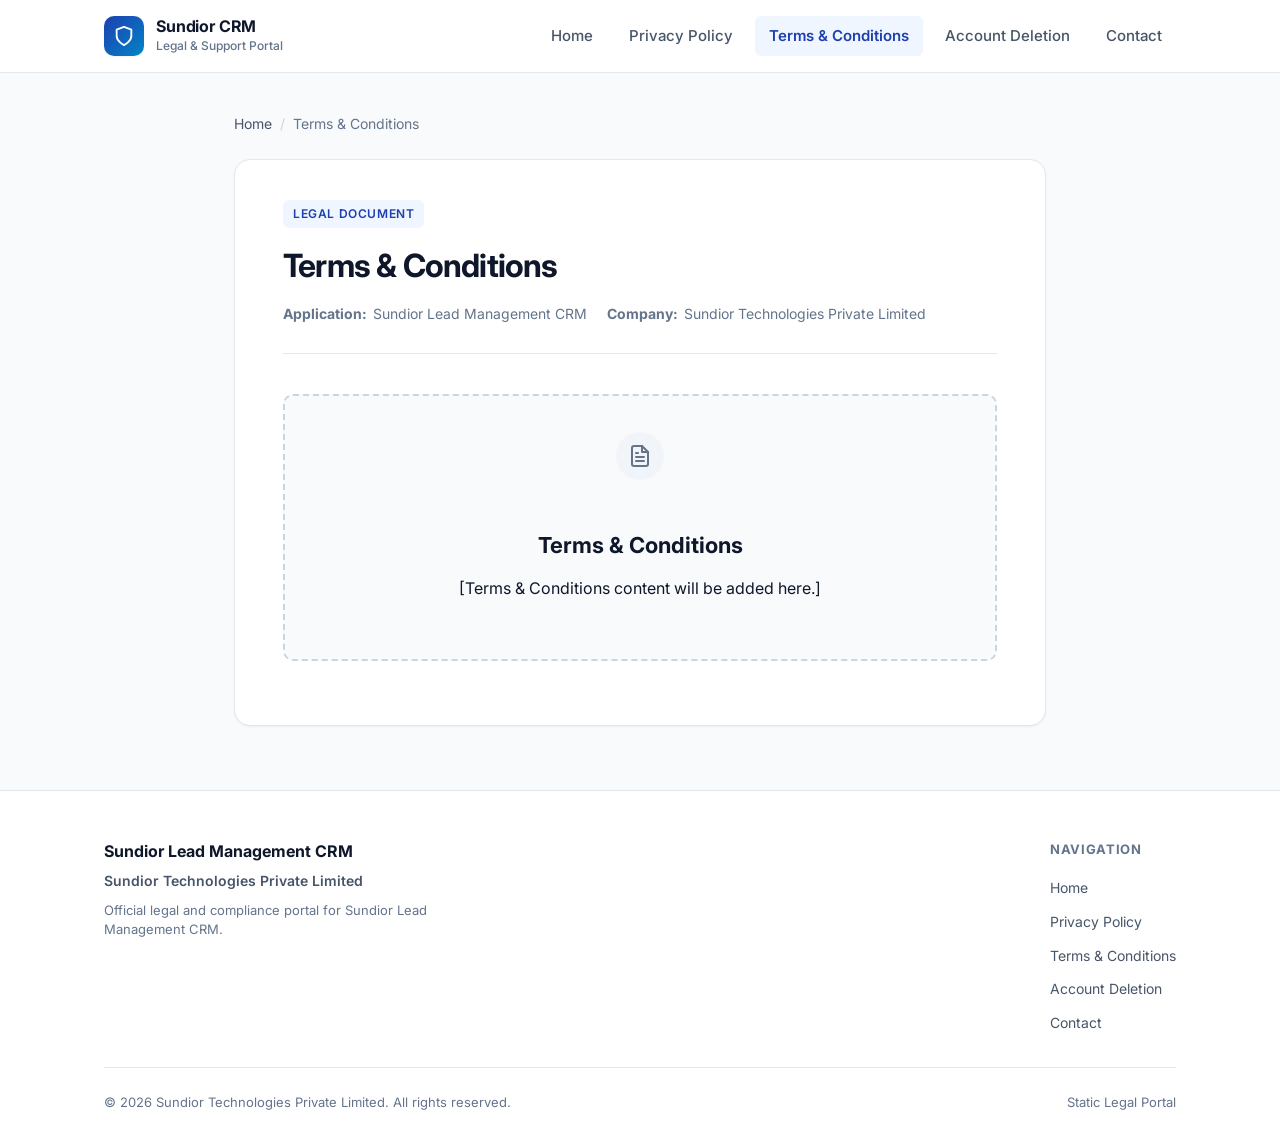
<file: terms-and-conditions/index.html>
<!DOCTYPE html>
<html lang="en">
<head>
  <meta charset="UTF-8">
  <meta name="viewport" content="width=device-width, initial-scale=1.0">
  <title>Terms &amp; Conditions - Sundior Lead Management CRM</title>
  <meta name="description" content="Official Terms &amp; Conditions placeholder for Sundior Lead Management CRM by Sundior Technologies Private Limited.">
  <link rel="stylesheet" href="../assets/css/style.css">
</head>
<body>
  <!-- Skip link for keyboard accessibility -->
  <a href="#main-content" class="skip-link">Skip to main content</a>

  <!-- Header & Navigation -->
  <header class="site-header">
    <div class="container nav-container">
      <a href="../" class="brand-wrapper" aria-label="Sundior Lead Management CRM Legal Home">
        <span class="brand-logo" aria-hidden="true">
          <svg viewBox="0 0 24 24" fill="none" stroke="currentColor" stroke-width="2" stroke-linecap="round" stroke-linejoin="round">
            <path d="M12 22s8-4 8-10V5l-8-3-8 3v7c0 6 8 10 8 10z"/>
          </svg>
        </span>
        <div class="brand-text">
          <span class="brand-title">Sundior CRM</span>
          <span class="brand-subtitle">Legal &amp; Support Portal</span>
        </div>
      </a>

      <!-- Mobile navigation toggle -->
      <input type="checkbox" id="nav-toggle" class="nav-toggle" aria-label="Toggle navigation menu">
      <label for="nav-toggle" class="nav-toggle-label" aria-hidden="true">
        <svg viewBox="0 0 24 24" fill="none" stroke="currentColor" stroke-width="2" stroke-linecap="round" stroke-linejoin="round">
          <line x1="3" y1="12" x2="21" y2="12"></line>
          <line x1="3" y1="6" x2="21" y2="6"></line>
          <line x1="3" y1="18" x2="21" y2="18"></line>
        </svg>
      </label>

      <nav class="site-nav" aria-label="Main Navigation">
        <ul class="nav-list">
          <li><a href="../" class="nav-link">Home</a></li>
          <li><a href="../privacy-policy/" class="nav-link">Privacy Policy</a></li>
          <li><a href="../terms-and-conditions/" class="nav-link active" aria-current="page">Terms &amp; Conditions</a></li>
          <li><a href="../delete-account/" class="nav-link">Account Deletion</a></li>
          <li><a href="../contact/" class="nav-link">Contact</a></li>
        </ul>
      </nav>
    </div>
  </header>

  <!-- Main Content -->
  <main id="main-content" class="main-content">
    <div class="container-narrow">

      <!-- Breadcrumbs -->
      <nav class="breadcrumb-nav" aria-label="Breadcrumb">
        <ol class="breadcrumb-list">
          <li><a href="../">Home</a></li>
          <li class="breadcrumb-separator" aria-hidden="true">&sol;</li>
          <li aria-current="page">Terms &amp; Conditions</li>
        </ol>
      </nav>

      <!-- Document Article -->
      <article class="doc-article">
        <header class="doc-header">
          <span class="doc-tag">Legal Document</span>
          <h1 class="doc-title">Terms &amp; Conditions</h1>
          <div class="doc-meta">
            <span class="doc-meta-item"><strong>Application:</strong> Sundior Lead Management CRM</span>
            <span class="doc-meta-item"><strong>Company:</strong> Sundior Technologies Private Limited</span>
          </div>
        </header>

        <div class="doc-content">
          <!-- CONTENT WILL BE PROVIDED LATER -->
          <div class="placeholder-callout">
            <div class="placeholder-icon" aria-hidden="true">
              <svg viewBox="0 0 24 24" fill="none" stroke="currentColor" stroke-width="2" stroke-linecap="round" stroke-linejoin="round">
                <path d="M14 2H6a2 2 0 0 0-2 2v16a2 2 0 0 0 2 2h12a2 2 0 0 0 2-2V8z"></path>
                <polyline points="14 2 14 8 20 8"></polyline>
                <line x1="16" y1="13" x2="8" y2="13"></line>
                <line x1="16" y1="17" x2="8" y2="17"></line>
                <polyline points="10 9 9 9 8 9"></polyline>
              </svg>
            </div>
            <h2 class="placeholder-title">Terms &amp; Conditions</h2>
            <p class="placeholder-text">[Terms &amp; Conditions content will be added here.]</p>
          </div>
          <!-- CONTENT WILL BE PROVIDED LATER -->
        </div>
      </article>

    </div>
  </main>

  <!-- Site Footer -->
  <footer class="site-footer">
    <div class="container">
      <div class="footer-top">
        <div class="footer-brand">
          <div class="footer-brand-title">Sundior Lead Management CRM</div>
          <div class="footer-company-name">Sundior Technologies Private Limited</div>
          <p class="footer-brand-desc">
            Official legal and compliance portal for Sundior Lead Management CRM.
          </p>
        </div>
        <nav class="footer-nav" aria-label="Footer Navigation">
          <span class="footer-nav-title">Navigation</span>
          <ul class="footer-nav-list">
            <li><a href="../" class="footer-nav-link">Home</a></li>
            <li><a href="../privacy-policy/" class="footer-nav-link">Privacy Policy</a></li>
            <li><a href="../terms-and-conditions/" class="footer-nav-link">Terms &amp; Conditions</a></li>
            <li><a href="../delete-account/" class="footer-nav-link">Account Deletion</a></li>
            <li><a href="../contact/" class="footer-nav-link">Contact</a></li>
          </ul>
        </nav>
      </div>
      <div class="footer-bottom">
        <p>&copy; 2026 Sundior Technologies Private Limited. All rights reserved.</p>
        <p>Static Legal Portal</p>
      </div>
    </div>
  </footer>
</body>
</html>
</file>
<file: assets/css/style.css>
/* ==========================================================================
   Sundior Lead Management CRM - Official Legal & Support Portal Stylesheet
   Company: Sundior Technologies Private Limited
   ========================================================================== */

@import url('https://fonts.googleapis.com/css2?family=Inter:wght@400;500;600;700&display=swap');

/* --- CSS Variables & Design Tokens --- */
:root {
  --font-sans: 'Inter', -apple-system, BlinkMacSystemFont, 'Segoe UI', Roboto, Helvetica, Arial, sans-serif;
  --font-mono: ui-monospace, SFMono-Regular, Menlo, Monaco, Consolas, monospace;

  /* Colors */
  --color-primary: #1e40af;          /* Slate Blue / CRM Brand */
  --color-primary-hover: #1d4ed8;
  --color-primary-light: #eff6ff;
  --color-accent: #0284c7;

  --color-text: #0f172a;             /* Slate 900 */
  --color-text-secondary: #475569;   /* Slate 600 */
  --color-text-muted: #64748b;       /* Slate 500 */
  --color-text-inverse: #ffffff;

  --color-bg: #f8fafc;               /* Slate 50 */
  --color-surface: #ffffff;
  --color-surface-hover: #f1f5f9;
  --color-border: #e2e8f0;           /* Slate 200 */
  --color-border-hover: #cbd5e1;

  --color-status-bg: #f0fdf4;
  --color-status-text: #166534;
  --color-status-border: #bbf7d0;

  --color-placeholder-bg: #f8fafc;
  --color-placeholder-border: #cbd5e1;

  /* Layout & Spacing */
  --container-max: 1120px;
  --container-doc: 860px;
  --radius-sm: 6px;
  --radius-md: 10px;
  --radius-lg: 16px;

  /* Shadows */
  --shadow-sm: 0 1px 2px 0 rgba(0, 0, 0, 0.05);
  --shadow-md: 0 4px 6px -1px rgba(0, 0, 0, 0.07), 0 2px 4px -2px rgba(0, 0, 0, 0.05);
  --shadow-lg: 0 10px 15px -3px rgba(0, 0, 0, 0.08), 0 4px 6px -4px rgba(0, 0, 0, 0.04);

  /* Transitions */
  --transition-fast: 0.15s ease;
  --transition-normal: 0.25s ease;
}

/* --- Base Reset --- */
*,
*::before,
*::after {
  box-sizing: border-box;
  margin: 0;
  padding: 0;
}

html {
  font-size: 16px;
  scroll-behavior: smooth;
  -webkit-text-size-adjust: 100%;
}

body {
  font-family: var(--font-sans);
  background-color: var(--color-bg);
  color: var(--color-text);
  line-height: 1.6;
  min-height: 100vh;
  display: flex;
  flex-direction: column;
}

/* --- Accessibility & Focus --- */
.skip-link {
  position: absolute;
  top: -100px;
  left: 1rem;
  background: var(--color-primary);
  color: var(--color-text-inverse);
  padding: 0.75rem 1.25rem;
  z-index: 1000;
  font-weight: 600;
  border-radius: var(--radius-sm);
  text-decoration: none;
  transition: top var(--transition-fast);
}

.skip-link:focus {
  top: 1rem;
}

:focus-visible {
  outline: 2px solid var(--color-primary);
  outline-offset: 3px;
}

/* --- Layout Containers --- */
.container {
  width: 100%;
  max-width: var(--container-max);
  margin-left: auto;
  margin-right: auto;
  padding-left: 1.5rem;
  padding-right: 1.5rem;
}

.container-narrow {
  width: 100%;
  max-width: var(--container-doc);
  margin-left: auto;
  margin-right: auto;
  padding-left: 1.5rem;
  padding-right: 1.5rem;
}

/* --- Site Header & Navigation --- */
.site-header {
  background-color: rgba(255, 255, 255, 0.95);
  backdrop-filter: blur(8px);
  -webkit-backdrop-filter: blur(8px);
  border-bottom: 1px solid var(--color-border);
  position: sticky;
  top: 0;
  z-index: 100;
}

.nav-container {
  display: flex;
  align-items: center;
  justify-content: space-between;
  height: 4.5rem;
}

.brand-wrapper {
  display: flex;
  align-items: center;
  gap: 0.75rem;
  text-decoration: none;
  color: inherit;
}

.brand-logo {
  display: inline-flex;
  align-items: center;
  justify-content: center;
  width: 40px;
  height: 40px;
  background: linear-gradient(135deg, var(--color-primary), var(--color-accent));
  color: #ffffff;
  border-radius: var(--radius-md);
  box-shadow: var(--shadow-sm);
  flex-shrink: 0;
}

.brand-logo svg {
  width: 22px;
  height: 22px;
}

.brand-text {
  display: flex;
  flex-direction: column;
}

.brand-title {
  font-size: 1rem;
  font-weight: 700;
  letter-spacing: -0.01em;
  color: var(--color-text);
  line-height: 1.2;
}

.brand-subtitle {
  font-size: 0.75rem;
  color: var(--color-text-muted);
  font-weight: 500;
}

/* Nav toggle (checkbox-based for zero-JS responsiveness) */
.nav-toggle {
  display: none;
}

.nav-toggle-label {
  display: none;
  cursor: pointer;
  padding: 0.5rem;
  border-radius: var(--radius-sm);
  color: var(--color-text-secondary);
}

.nav-toggle-label:hover {
  background-color: var(--color-surface-hover);
}

.nav-toggle-label svg {
  width: 24px;
  height: 24px;
  display: block;
}

.site-nav {
  display: flex;
  align-items: center;
}

.nav-list {
  display: flex;
  list-style: none;
  align-items: center;
  gap: 0.5rem;
}

.nav-link {
  display: inline-block;
  padding: 0.5rem 0.875rem;
  font-size: 0.9375rem;
  font-weight: 500;
  color: var(--color-text-secondary);
  text-decoration: none;
  border-radius: var(--radius-sm);
  transition: color var(--transition-fast), background-color var(--transition-fast);
}

.nav-link:hover {
  color: var(--color-primary);
  background-color: var(--color-primary-light);
}

.nav-link.active {
  color: var(--color-primary);
  font-weight: 600;
  background-color: var(--color-primary-light);
}

/* --- Main Content Area --- */
.main-content {
  flex: 1;
  padding-top: 2.5rem;
  padding-bottom: 4rem;
}

/* --- Breadcrumbs --- */
.breadcrumb-nav {
  margin-bottom: 1.5rem;
}

.breadcrumb-list {
  display: flex;
  align-items: center;
  gap: 0.5rem;
  list-style: none;
  font-size: 0.875rem;
  color: var(--color-text-muted);
}

.breadcrumb-list li {
  display: flex;
  align-items: center;
  gap: 0.5rem;
}

.breadcrumb-list a {
  color: var(--color-text-secondary);
  text-decoration: none;
  transition: color var(--transition-fast);
}

.breadcrumb-list a:hover {
  color: var(--color-primary);
}

.breadcrumb-separator {
  color: var(--color-border-hover);
}

/* --- Hero Section (Home) --- */
.hero-section {
  text-align: center;
  padding: 3rem 0 3.5rem;
  border-bottom: 1px solid var(--color-border);
  margin-bottom: 3.5rem;
}

.company-badge {
  display: inline-flex;
  align-items: center;
  gap: 0.5rem;
  padding: 0.375rem 0.875rem;
  background-color: #f1f5f9;
  border: 1px solid var(--color-border);
  color: var(--color-text-secondary);
  font-size: 0.8125rem;
  font-weight: 600;
  border-radius: 9999px;
  margin-bottom: 1.25rem;
}

.hero-title {
  font-size: 2.25rem;
  font-weight: 700;
  letter-spacing: -0.025em;
  color: var(--color-text);
  line-height: 1.25;
  margin-bottom: 1rem;
}

.hero-description {
  font-size: 1.125rem;
  color: var(--color-text-secondary);
  max-width: 680px;
  margin-left: auto;
  margin-right: auto;
  line-height: 1.6;
}

/* --- Grid of Legal Pages (Home) --- */
.section-heading {
  font-size: 1.375rem;
  font-weight: 700;
  color: var(--color-text);
  margin-bottom: 1.5rem;
  letter-spacing: -0.01em;
}

.cards-grid {
  display: grid;
  grid-template-columns: repeat(2, 1fr);
  gap: 1.5rem;
  margin-bottom: 3.5rem;
}

.doc-card {
  background-color: var(--color-surface);
  border: 1px solid var(--color-border);
  border-radius: var(--radius-lg);
  padding: 1.75rem;
  display: flex;
  flex-direction: column;
  box-shadow: var(--shadow-sm);
  transition: transform var(--transition-fast), box-shadow var(--transition-fast), border-color var(--transition-fast);
  text-decoration: none;
  color: inherit;
}

.doc-card:hover {
  transform: translateY(-2px);
  border-color: var(--color-border-hover);
  box-shadow: var(--shadow-md);
}

.card-icon {
  width: 44px;
  height: 44px;
  border-radius: var(--radius-md);
  background-color: var(--color-primary-light);
  color: var(--color-primary);
  display: inline-flex;
  align-items: center;
  justify-content: center;
  margin-bottom: 1.25rem;
}

.card-icon svg {
  width: 24px;
  height: 24px;
}

.card-title {
  font-size: 1.1875rem;
  font-weight: 700;
  color: var(--color-text);
  margin-bottom: 0.5rem;
}

.card-desc {
  font-size: 0.9375rem;
  color: var(--color-text-secondary);
  line-height: 1.55;
  margin-bottom: 1.5rem;
  flex-grow: 1;
}

.card-footer {
  display: flex;
  align-items: center;
  justify-content: space-between;
  padding-top: 1rem;
  border-top: 1px solid var(--color-border);
}

.card-status {
  font-size: 0.75rem;
  font-weight: 600;
  padding: 0.25rem 0.5rem;
  border-radius: var(--radius-sm);
  background-color: #f1f5f9;
  color: var(--color-text-muted);
}

.card-link-text {
  font-size: 0.875rem;
  font-weight: 600;
  color: var(--color-primary);
  display: inline-flex;
  align-items: center;
  gap: 0.25rem;
}

/* --- Developer / Info Box --- */
.info-box {
  background-color: var(--color-surface);
  border: 1px solid var(--color-border);
  border-radius: var(--radius-lg);
  padding: 2rem;
  box-shadow: var(--shadow-sm);
}

.info-box-header {
  display: flex;
  align-items: center;
  gap: 0.75rem;
  margin-bottom: 1rem;
}

.info-box-title {
  font-size: 1.125rem;
  font-weight: 700;
  color: var(--color-text);
}

.info-grid {
  display: grid;
  grid-template-columns: repeat(auto-fit, minmax(220px, 1fr));
  gap: 1.5rem;
}

.info-item {
  display: flex;
  flex-direction: column;
  gap: 0.25rem;
}

.info-label {
  font-size: 0.75rem;
  font-weight: 600;
  text-transform: uppercase;
  letter-spacing: 0.05em;
  color: var(--color-text-muted);
}

.info-value {
  font-size: 0.9375rem;
  font-weight: 500;
  color: var(--color-text);
}

/* --- Legal Document View (Subpages) --- */
.doc-article {
  background-color: var(--color-surface);
  border: 1px solid var(--color-border);
  border-radius: var(--radius-lg);
  padding: 2.5rem 3rem;
  box-shadow: var(--shadow-sm);
}

.doc-header {
  border-bottom: 1px solid var(--color-border);
  padding-bottom: 1.75rem;
  margin-bottom: 2.5rem;
}

.doc-tag {
  display: inline-block;
  font-size: 0.75rem;
  font-weight: 600;
  text-transform: uppercase;
  letter-spacing: 0.05em;
  color: var(--color-primary);
  background-color: var(--color-primary-light);
  padding: 0.25rem 0.625rem;
  border-radius: var(--radius-sm);
  margin-bottom: 0.75rem;
}

.doc-title {
  font-size: 2rem;
  font-weight: 700;
  letter-spacing: -0.025em;
  color: var(--color-text);
  margin-bottom: 0.75rem;
}

.doc-meta {
  display: flex;
  flex-wrap: wrap;
  gap: 1.25rem;
  font-size: 0.875rem;
  color: var(--color-text-muted);
}

.doc-meta-item {
  display: flex;
  align-items: center;
  gap: 0.375rem;
}

/* --- Placeholder Callout Box --- */
.placeholder-callout {
  background-color: var(--color-placeholder-bg);
  border: 2px dashed var(--color-placeholder-border);
  border-radius: var(--radius-md);
  padding: 2.25rem 2rem;
  text-align: center;
  margin: 1.5rem 0;
}

.placeholder-icon {
  display: inline-flex;
  align-items: center;
  justify-content: center;
  width: 48px;
  height: 48px;
  background-color: #f1f5f9;
  color: var(--color-text-muted);
  border-radius: 50%;
  margin-bottom: 1rem;
}

.placeholder-icon svg {
  width: 24px;
  height: 24px;
}

.placeholder-title {
  font-size: 1.125rem;
  font-weight: 700;
  color: var(--color-text);
  margin-bottom: 0.5rem;
}

.placeholder-text {
  font-size: 0.9375rem;
  color: var(--color-text-secondary);
  max-width: 580px;
  margin-left: auto;
  margin-right: auto;
  line-height: 1.6;
}

/* --- Standard Document Content Typography (ready for content addition) --- */
.doc-content h2 {
  font-size: 1.375rem;
  font-weight: 700;
  color: var(--color-text);
  margin-top: 2rem;
  margin-bottom: 0.75rem;
}

.doc-content h3 {
  font-size: 1.125rem;
  font-weight: 600;
  color: var(--color-text);
  margin-top: 1.5rem;
  margin-bottom: 0.5rem;
}

.doc-content p {
  font-size: 1rem;
  line-height: 1.7;
  color: var(--color-text);
  margin-bottom: 1.25rem;
}

.doc-content ul,
.doc-content ol {
  margin-top: 0.5rem;
  margin-bottom: 1.25rem;
  padding-left: 1.5rem;
}

.doc-content li {
  font-size: 1rem;
  line-height: 1.65;
  margin-bottom: 0.5rem;
  color: var(--color-text);
}

.doc-content a {
  color: var(--color-primary);
  text-decoration: underline;
  text-underline-offset: 2px;
}

.doc-content a:hover {
  color: var(--color-primary-hover);
}

/* --- Document Header Banner (Logo on left, Centered Title) --- */
.policy-header-banner {
  display: flex;
  align-items: center;
  justify-content: space-between;
  padding-bottom: 2rem;
  margin-bottom: 2rem;
  border-bottom: 2px solid var(--color-border);
  gap: 1.5rem;
}

.banner-logo-container {
  flex: 0 0 auto;
}

.policy-top-logo {
  height: 56px;
  width: auto;
  max-width: 220px;
  object-fit: contain;
  display: block;
}

.banner-title-container {
  flex: 1 1 auto;
  text-align: center;
}

.policy-company-heading {
  font-size: 1.875rem;
  font-weight: 700;
  color: var(--color-text);
  letter-spacing: -0.025em;
  margin: 0;
  line-height: 1.25;
}

.policy-subheading {
  font-size: 1.15rem;
  font-weight: 600;
  color: var(--color-primary);
  text-transform: uppercase;
  letter-spacing: 0.05em;
  margin-top: 0.35rem;
}

.banner-right-spacer {
  flex: 0 0 160px; /* Symmetrically balances the logo on desktop */
}

/* --- Document Metadata Card Grid --- */
.doc-meta-card {
  background-color: #f8fafc;
  border: 1px solid var(--color-border);
  border-radius: var(--radius-md);
  padding: 1.35rem 1.5rem;
  margin-bottom: 2.25rem;
}

.meta-grid {
  display: grid;
  grid-template-columns: repeat(auto-fit, minmax(240px, 1fr));
  gap: 1rem 1.5rem;
}

.meta-item {
  display: flex;
  flex-direction: column;
  gap: 0.2rem;
}

.meta-label {
  font-size: 0.75rem;
  font-weight: 600;
  text-transform: uppercase;
  letter-spacing: 0.04em;
  color: var(--color-text-muted);
}

.meta-val {
  font-size: 0.9375rem;
  font-weight: 500;
  color: var(--color-text);
  word-break: break-word;
}

.meta-val code {
  font-family: var(--font-mono);
  background-color: #e2e8f0;
  padding: 0.15rem 0.4rem;
  border-radius: 4px;
  font-size: 0.85rem;
  color: var(--color-primary);
}

/* --- Table of Contents --- */
.doc-toc {
  background-color: #f1f5f9;
  border: 1px solid var(--color-border);
  border-radius: var(--radius-md);
  padding: 1.5rem;
  margin-bottom: 2.5rem;
}

.doc-toc-title {
  font-size: 1.05rem;
  font-weight: 700;
  color: var(--color-text);
  margin-bottom: 0.875rem;
  display: flex;
  align-items: center;
  gap: 0.5rem;
}

.doc-toc-list {
  list-style: none;
  display: grid;
  grid-template-columns: repeat(auto-fit, minmax(280px, 1fr));
  gap: 0.5rem 1.5rem;
  padding-left: 0;
}

.doc-toc-link {
  font-size: 0.875rem;
  color: var(--color-text-secondary);
  text-decoration: none;
  transition: color var(--transition-fast);
  display: inline-block;
  padding: 0.15rem 0;
}

.doc-toc-link:hover {
  color: var(--color-primary);
  text-decoration: underline;
}

/* --- Content Headings & Separators --- */
.doc-section {
  margin-bottom: 2.75rem;
  scroll-margin-top: 5.5rem;
}

.doc-section-title {
  font-size: 1.4rem;
  font-weight: 700;
  color: var(--color-text);
  border-bottom: 2px solid #e2e8f0;
  padding-bottom: 0.5rem;
  margin-bottom: 1.25rem;
  letter-spacing: -0.015em;
}

.doc-subsection-title {
  font-size: 1.15rem;
  font-weight: 600;
  color: var(--color-primary);
  margin-top: 1.5rem;
  margin-bottom: 0.75rem;
}

.doc-section p {
  font-size: 0.9875rem;
  line-height: 1.7;
  color: var(--color-text);
  margin-bottom: 1.15rem;
}

.doc-section ul,
.doc-section ol {
  margin-bottom: 1.25rem;
  padding-left: 1.5rem;
}

.doc-section li {
  margin-bottom: 0.6rem;
  line-height: 1.65;
  color: var(--color-text);
}

/* --- Definition List --- */
.definitions-list {
  display: flex;
  flex-direction: column;
  gap: 0.875rem;
  margin-bottom: 1.5rem;
}

.definition-item {
  background-color: #f8fafc;
  border: 1px solid var(--color-border);
  border-left: 4px solid var(--color-primary);
  border-radius: var(--radius-sm);
  padding: 0.875rem 1.25rem;
}

.definition-term {
  font-size: 1rem;
  font-weight: 700;
  color: var(--color-text);
  margin-bottom: 0.25rem;
}

.definition-desc {
  font-size: 0.9375rem;
  color: var(--color-text-secondary);
  line-height: 1.6;
}

/* --- Callout Alerts --- */
.callout-alert {
  border-radius: var(--radius-md);
  padding: 1.25rem 1.5rem;
  margin: 1.5rem 0;
  display: flex;
  gap: 1rem;
  align-items: flex-start;
}

.callout-important {
  background-color: #eff6ff;
  border: 1px solid #bfdbfe;
  border-left: 4px solid var(--color-primary);
  color: #1e3a8a;
}

.callout-warning {
  background-color: #fffbeb;
  border: 1px solid #fde68a;
  border-left: 4px solid #d97706;
  color: #78350f;
}

.callout-security {
  background-color: #f0fdf4;
  border: 1px solid #bbf7d0;
  border-left: 4px solid #16a34a;
  color: #14532d;
}

.callout-danger {
  background-color: #fef2f2;
  border: 1px solid #fecaca;
  border-left: 4px solid #dc2626;
  color: #991b1b;
}

/* --- Button & Action Link Styles --- */
.action-btn {
  display: inline-flex;
  align-items: center;
  gap: 0.5rem;
  background-color: var(--color-primary);
  color: #ffffff !important;
  font-weight: 600;
  font-size: 0.9375rem;
  padding: 0.75rem 1.5rem;
  border-radius: var(--radius-sm);
  text-decoration: none !important;
  transition: background-color var(--transition-fast), transform var(--transition-fast);
  margin-top: 0.75rem;
  box-shadow: var(--shadow-sm);
}

.action-btn:hover {
  background-color: var(--color-primary-hover);
  transform: translateY(-1px);
  box-shadow: var(--shadow-md);
}

.action-btn svg {
  width: 18px;
  height: 18px;
}

.callout-icon {
  flex-shrink: 0;
  margin-top: 0.15rem;
}

.callout-icon svg {
  width: 22px;
  height: 22px;
}

.callout-alert-title {
  font-weight: 700;
  font-size: 0.9875rem;
  margin-bottom: 0.35rem;
}

.callout-alert-text {
  font-size: 0.925rem;
  line-height: 1.6;
}

/* --- Tables & Permissions --- */
.table-responsive {
  width: 100%;
  overflow-x: auto;
  -webkit-overflow-scrolling: touch;
  margin: 1.5rem 0;
  border-radius: var(--radius-md);
  border: 1px solid var(--color-border);
  box-shadow: var(--shadow-sm);
}

.data-table {
  width: 100%;
  border-collapse: collapse;
  text-align: left;
  font-size: 0.9125rem;
}

.data-table th {
  background-color: #f1f5f9;
  color: var(--color-text);
  font-weight: 700;
  padding: 0.875rem 1rem;
  border-bottom: 2px solid var(--color-border);
  white-space: nowrap;
}

.data-table td {
  padding: 0.875rem 1rem;
  border-bottom: 1px solid var(--color-border);
  vertical-align: top;
  line-height: 1.55;
  color: var(--color-text-secondary);
}

.data-table tr:last-child td {
  border-bottom: none;
}

.data-table tr:hover td {
  background-color: #f8fafc;
}

.data-table code {
  font-family: var(--font-mono);
  background-color: #e2e8f0;
  padding: 0.15rem 0.4rem;
  border-radius: 4px;
  font-size: 0.825rem;
  color: #0f172a;
  white-space: nowrap;
}

/* --- Negative Disclosures Card --- */
.negative-card {
  background-color: #fef2f2;
  border: 1px solid #fecaca;
  border-radius: var(--radius-md);
  padding: 1.25rem 1.5rem;
  margin: 1.5rem 0;
}

.negative-card-title {
  font-size: 0.9875rem;
  font-weight: 700;
  color: #991b1b;
  margin-bottom: 0.75rem;
}

.negative-card-list {
  list-style: none;
  padding-left: 0;
  display: flex;
  flex-direction: column;
  gap: 0.5rem;
}

.negative-card-list li {
  display: flex;
  align-items: flex-start;
  gap: 0.5rem;
  font-size: 0.9125rem;
  color: #7f1d1d;
  line-height: 1.5;
}

.negative-card-list li svg {
  flex-shrink: 0;
  margin-top: 0.2rem;
  color: #dc2626;
}

/* --- Grievance & Contact Cards --- */
.contact-highlight-card {
  background-color: #f8fafc;
  border: 1px solid var(--color-border);
  border-radius: var(--radius-md);
  padding: 1.5rem;
  box-shadow: var(--shadow-sm);
  margin-top: 1.25rem;
}

.contact-card-grid {
  display: grid;
  grid-template-columns: repeat(auto-fit, minmax(260px, 1fr));
  gap: 1rem 1.5rem;
}

.contact-card-item {
  display: flex;
  flex-direction: column;
  gap: 0.2rem;
}

.contact-card-label {
  font-size: 0.75rem;
  font-weight: 600;
  text-transform: uppercase;
  letter-spacing: 0.04em;
  color: var(--color-text-muted);
}

.contact-card-val {
  font-size: 0.9375rem;
  color: var(--color-text);
  font-weight: 500;
}

.steps-timeline {
  display: flex;
  flex-direction: column;
  gap: 1rem;
  margin: 1.25rem 0;
}

.step-item {
  display: flex;
  gap: 1rem;
  align-items: flex-start;
}

.step-num {
  width: 28px;
  height: 28px;
  border-radius: 50%;
  background-color: var(--color-primary);
  color: #ffffff;
  display: flex;
  align-items: center;
  justify-content: center;
  font-size: 0.8125rem;
  font-weight: 700;
  flex-shrink: 0;
}

.step-content {
  flex: 1;
}

.step-heading {
  font-size: 0.9875rem;
  font-weight: 700;
  color: var(--color-text);
  margin-bottom: 0.2rem;
}

.step-text {
  font-size: 0.9125rem;
  color: var(--color-text-secondary);
  line-height: 1.55;
}


/* --- Site Footer --- */
.site-footer {
  background-color: var(--color-surface);
  border-top: 1px solid var(--color-border);
  padding: 3rem 0 2rem;
  margin-top: auto;
}

.footer-top {
  display: flex;
  justify-content: space-between;
  align-items: flex-start;
  gap: 2rem;
  padding-bottom: 2rem;
  border-bottom: 1px solid var(--color-border);
}

.footer-brand {
  max-width: 380px;
}

.footer-brand-title {
  font-size: 1rem;
  font-weight: 700;
  color: var(--color-text);
  margin-bottom: 0.375rem;
}

.footer-company-name {
  font-size: 0.875rem;
  font-weight: 600;
  color: var(--color-text-secondary);
  margin-bottom: 0.5rem;
}

.footer-brand-desc {
  font-size: 0.8125rem;
  color: var(--color-text-muted);
  line-height: 1.5;
}

.footer-nav {
  display: flex;
  flex-direction: column;
  gap: 0.5rem;
}

.footer-nav-title {
  font-size: 0.8125rem;
  font-weight: 700;
  text-transform: uppercase;
  letter-spacing: 0.05em;
  color: var(--color-text-muted);
  margin-bottom: 0.5rem;
}

.footer-nav-list {
  list-style: none;
  display: flex;
  flex-direction: column;
  gap: 0.5rem;
}

.footer-nav-link {
  font-size: 0.875rem;
  color: var(--color-text-secondary);
  text-decoration: none;
  transition: color var(--transition-fast);
}

.footer-nav-link:hover {
  color: var(--color-primary);
}

.footer-bottom {
  padding-top: 1.5rem;
  display: flex;
  justify-content: space-between;
  align-items: center;
  font-size: 0.8125rem;
  color: var(--color-text-muted);
  flex-wrap: wrap;
  gap: 1rem;
}

/* --- Responsive Media Queries --- */
@media (max-width: 768px) {
  .cards-grid {
    grid-template-columns: 1fr;
  }

  .nav-toggle-label {
    display: block;
  }

  .site-nav {
    display: none;
    position: absolute;
    top: 4.5rem;
    left: 0;
    right: 0;
    background-color: var(--color-surface);
    border-bottom: 1px solid var(--color-border);
    box-shadow: var(--shadow-lg);
    padding: 1rem 1.5rem 1.5rem;
  }

  .nav-toggle:checked ~ .site-nav {
    display: block;
  }

  .nav-list {
    flex-direction: column;
    align-items: stretch;
    gap: 0.5rem;
  }

  .nav-link {
    display: block;
    padding: 0.75rem 1rem;
  }

  .hero-title {
    font-size: 1.75rem;
  }

  .hero-description {
    font-size: 1rem;
  }

  .doc-article {
    padding: 1.75rem 1.25rem;
  }

  .doc-title {
    font-size: 1.625rem;
  }

  .policy-header-banner {
    flex-direction: column;
    text-align: center;
    gap: 1.25rem;
    padding-bottom: 1.5rem;
  }

  .banner-right-spacer {
    display: none;
  }

  .policy-top-logo {
    height: 48px;
    margin: 0 auto;
  }

  .policy-company-heading {
    font-size: 1.5rem;
  }

  .policy-subheading {
    font-size: 1rem;
  }

  .doc-toc-list {
    grid-template-columns: 1fr;
  }

  .footer-top {
    flex-direction: column;
  }
}

@media (max-width: 480px) {
  .brand-title {
    font-size: 0.875rem;
  }

  .hero-section {
    padding: 2rem 0 2.5rem;
  }

  .footer-bottom {
    flex-direction: column;
    align-items: flex-start;
  }
}
</file>
